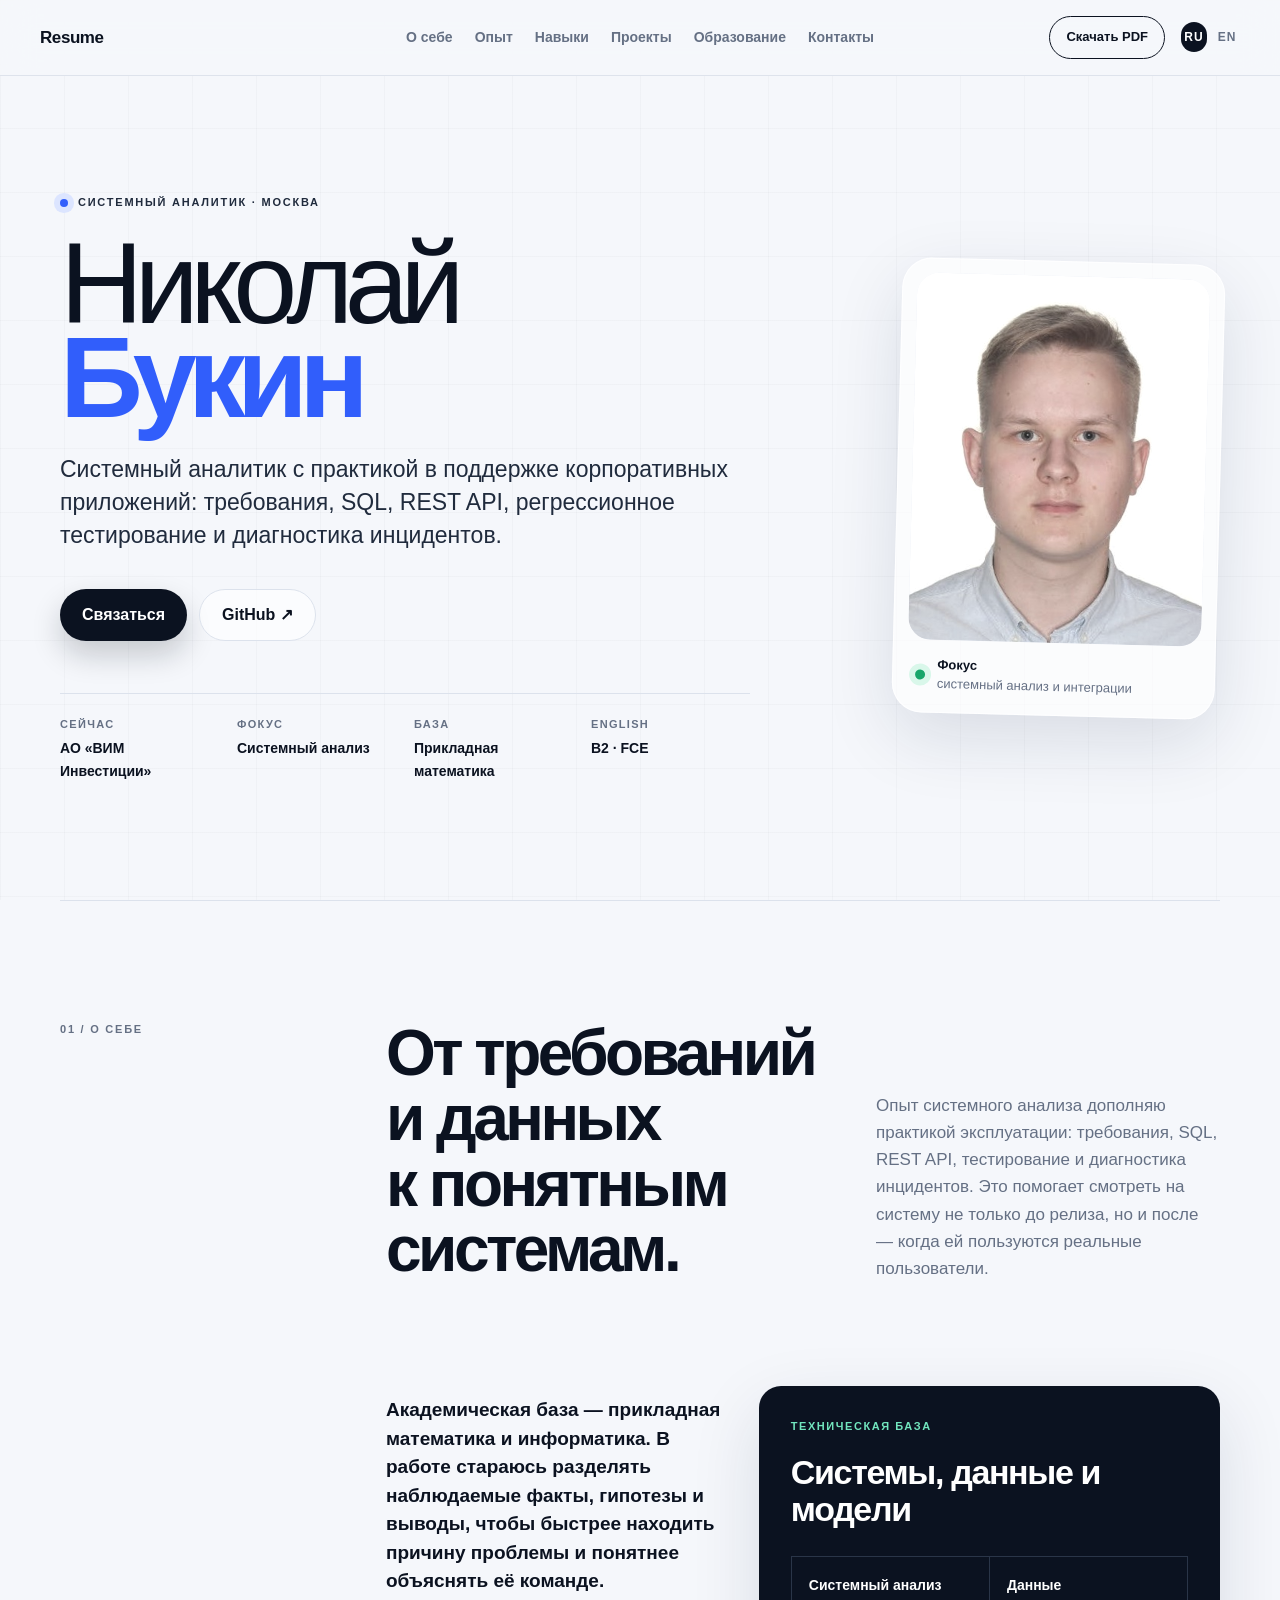
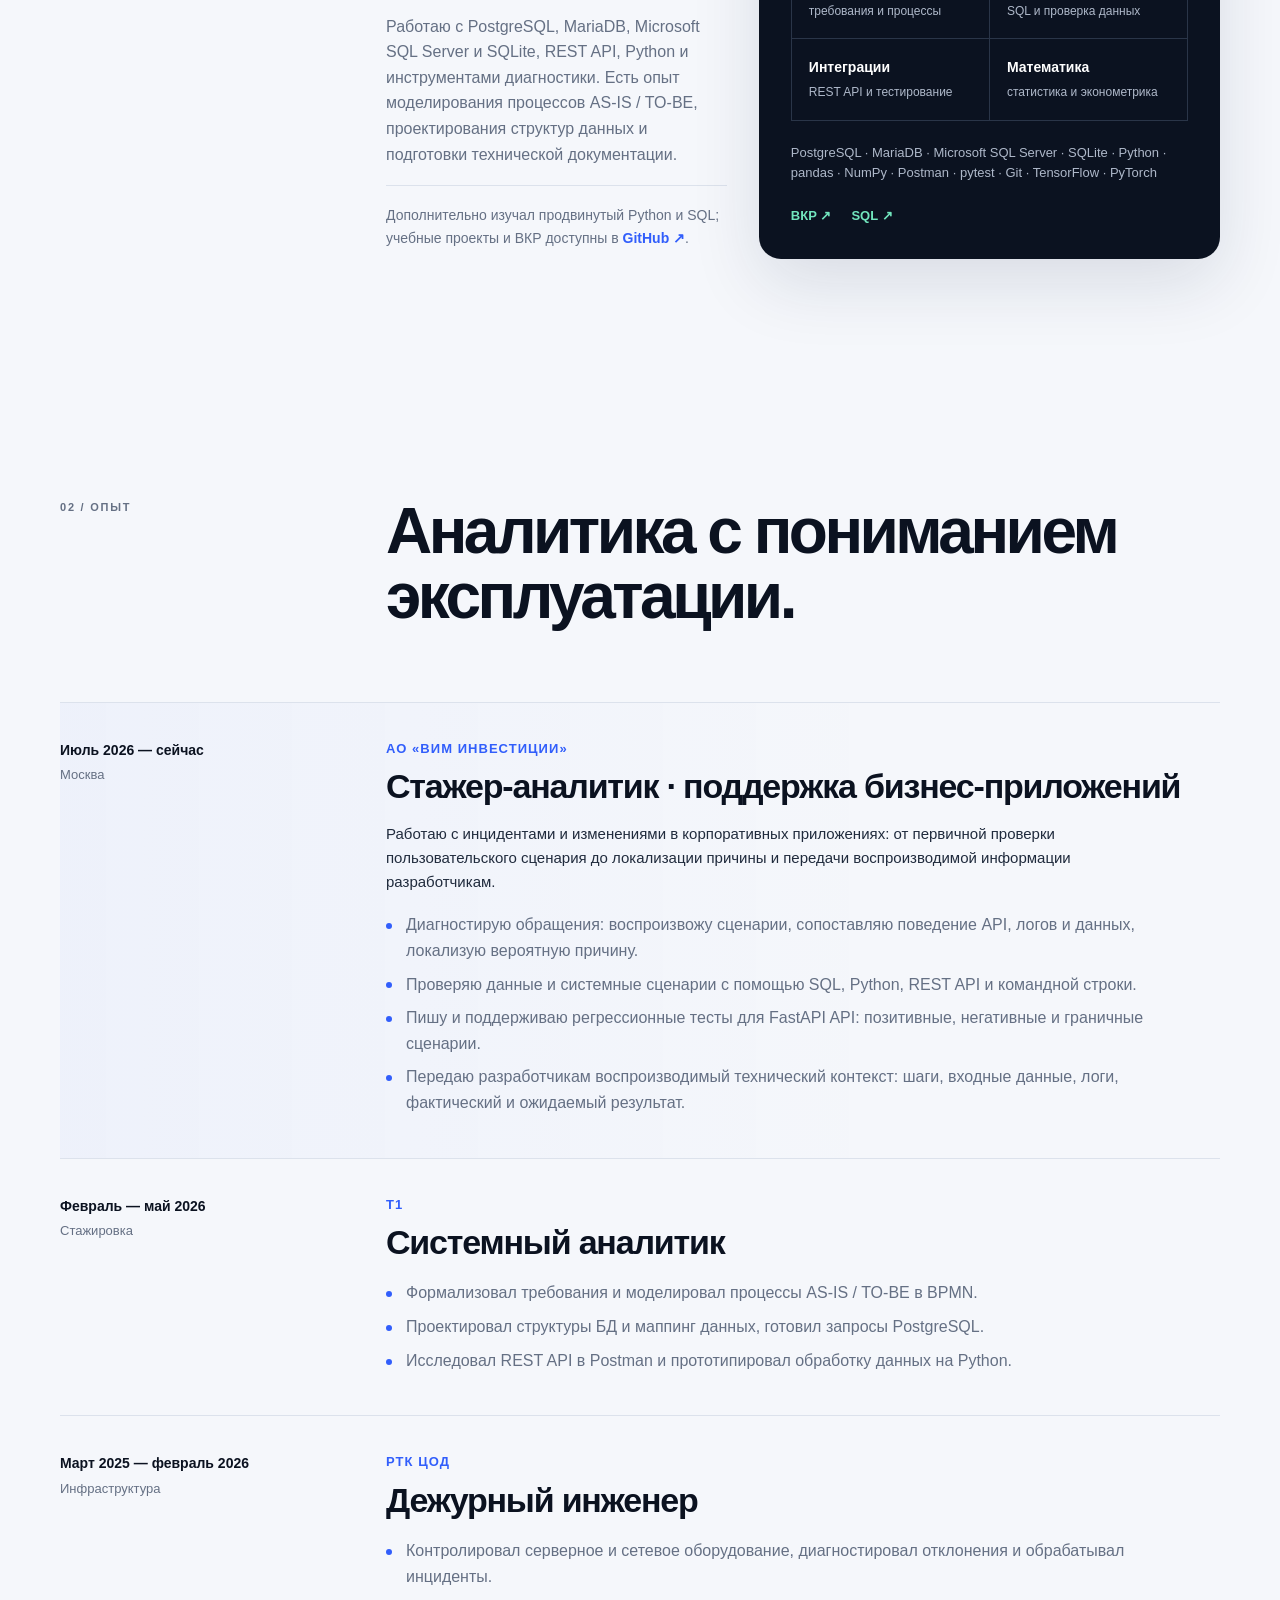
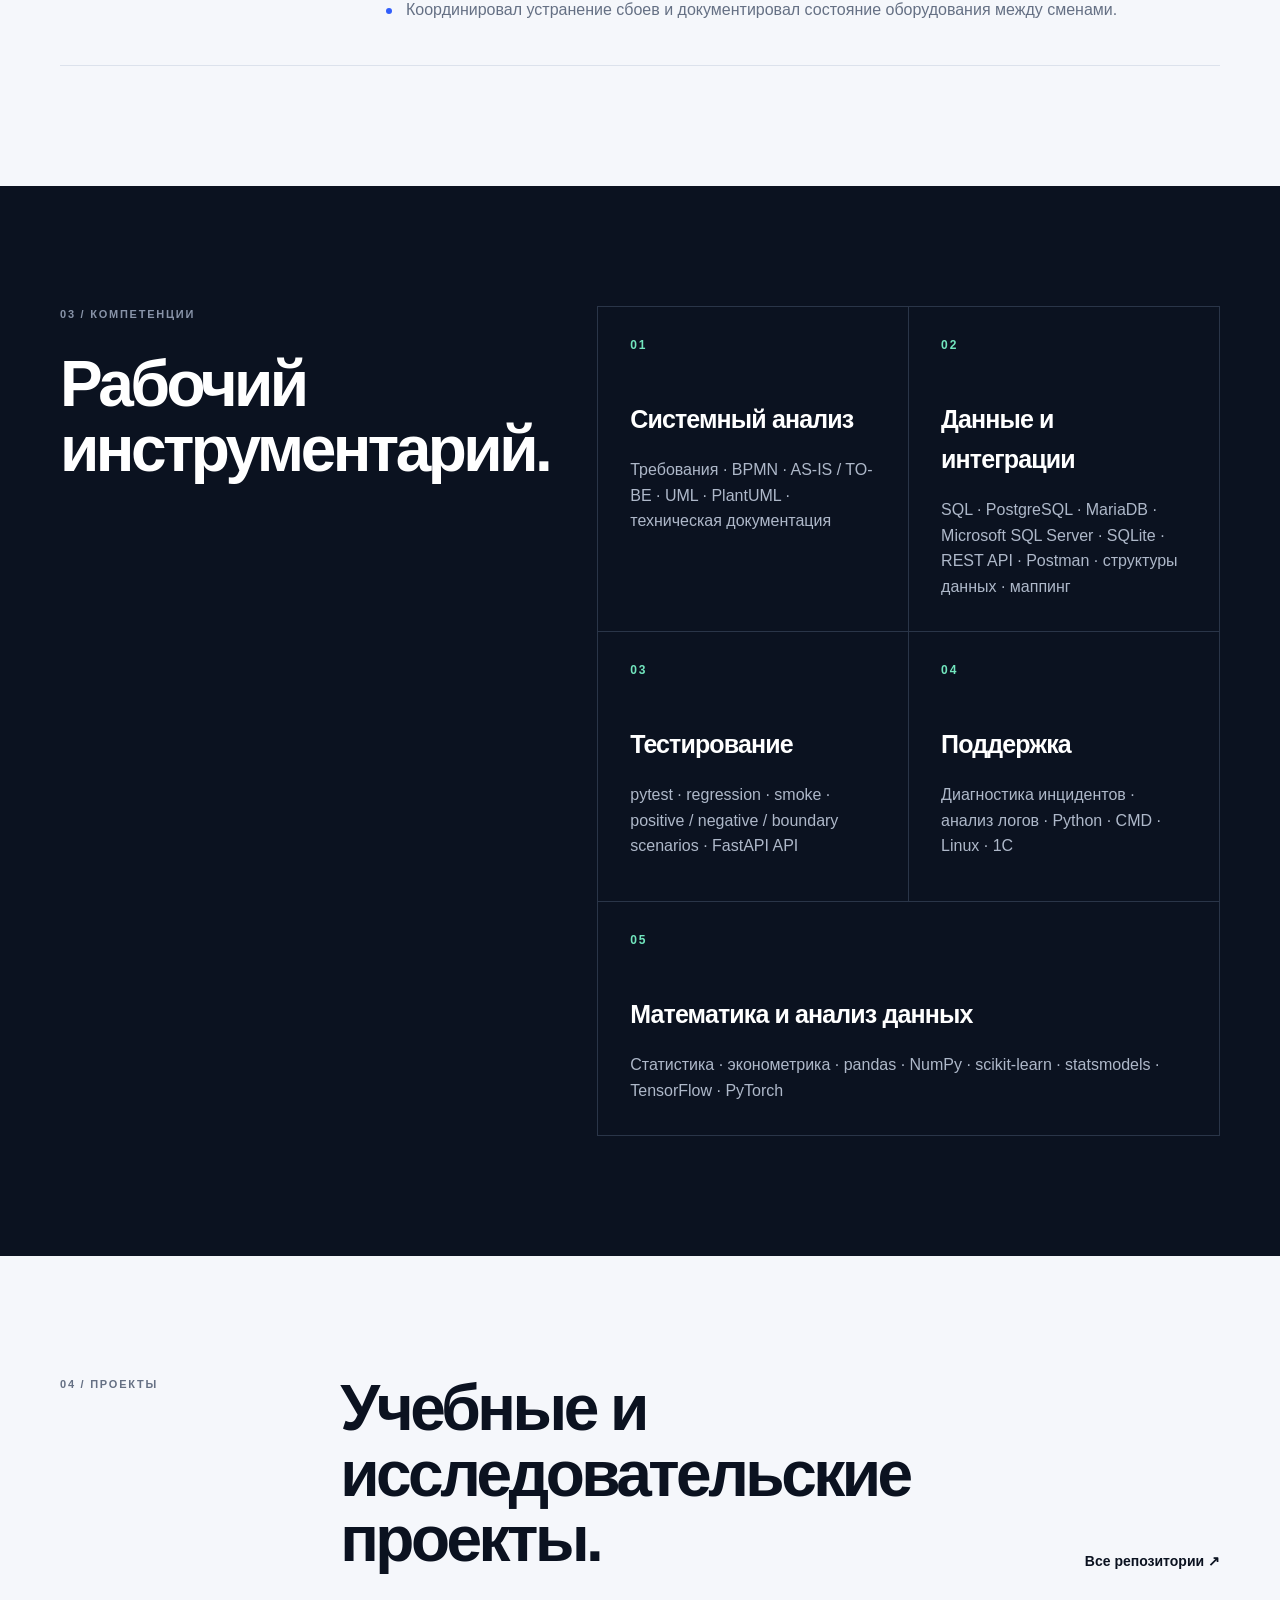
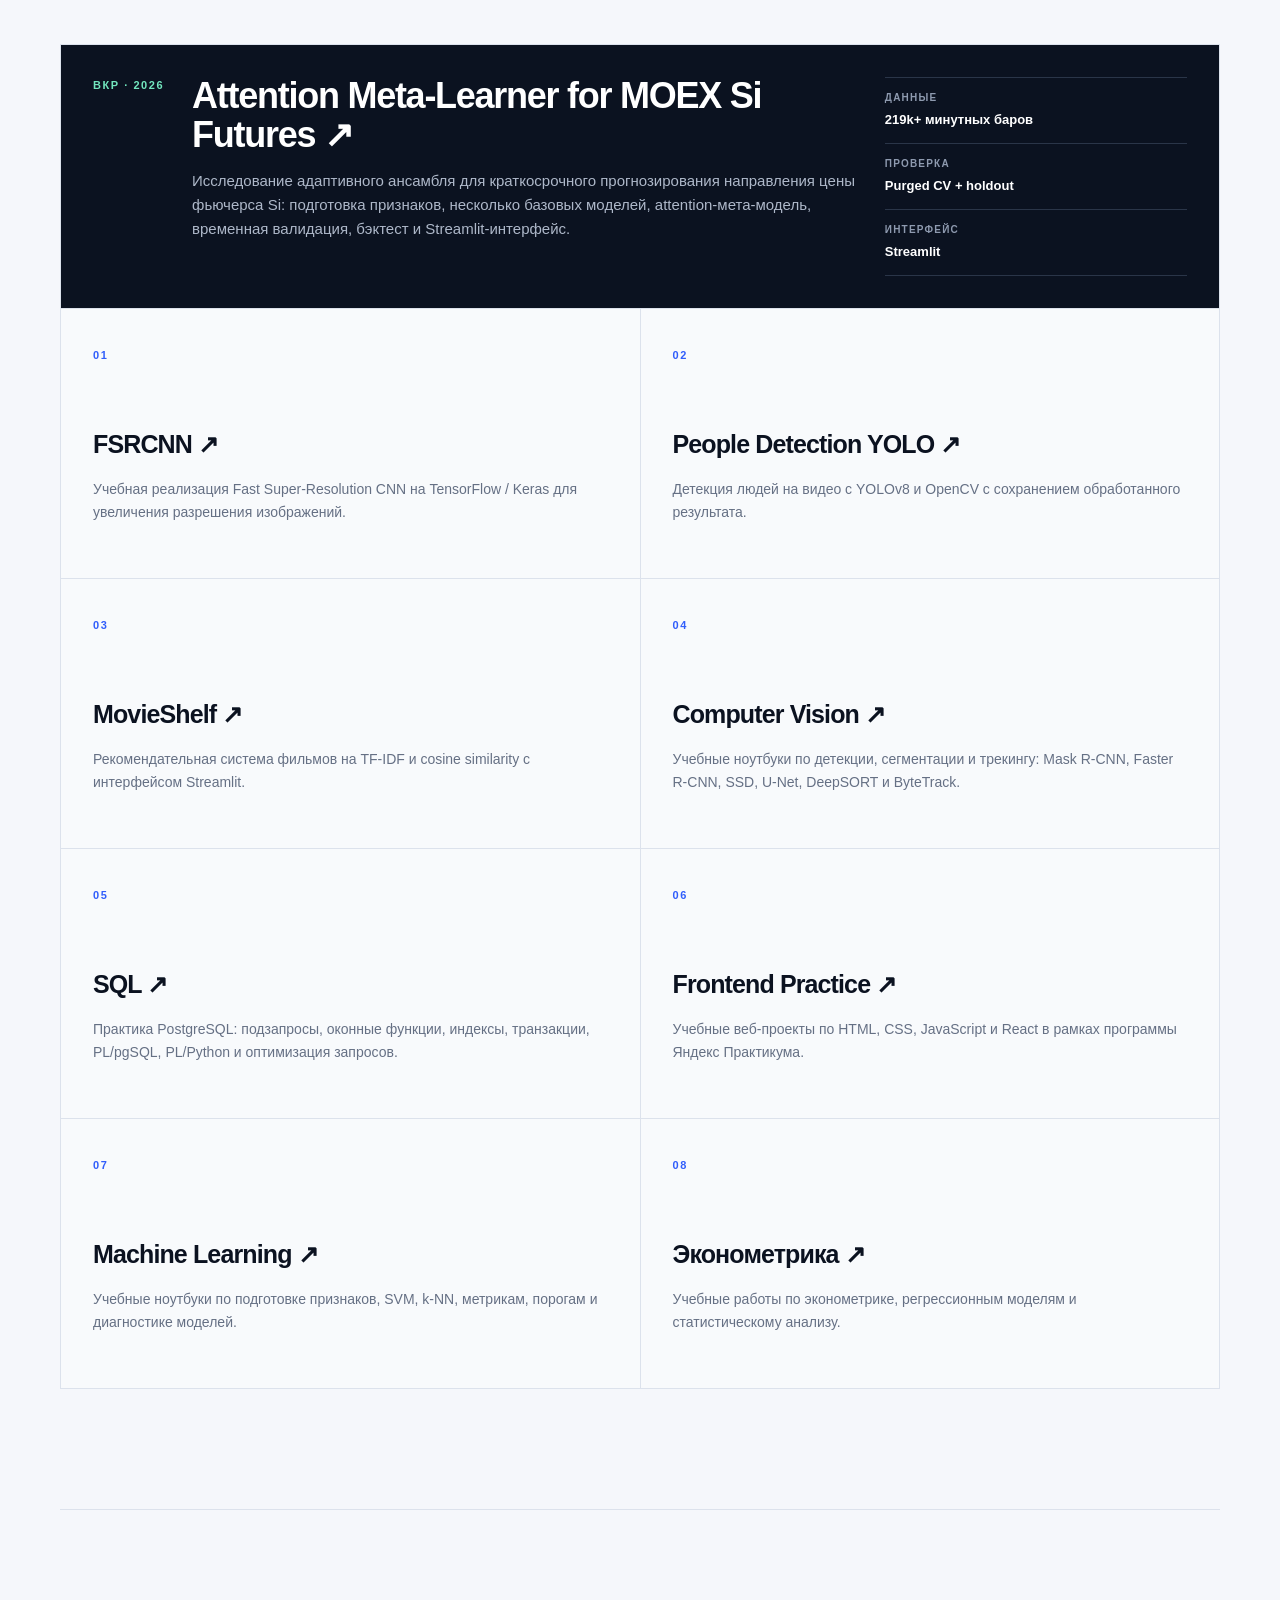
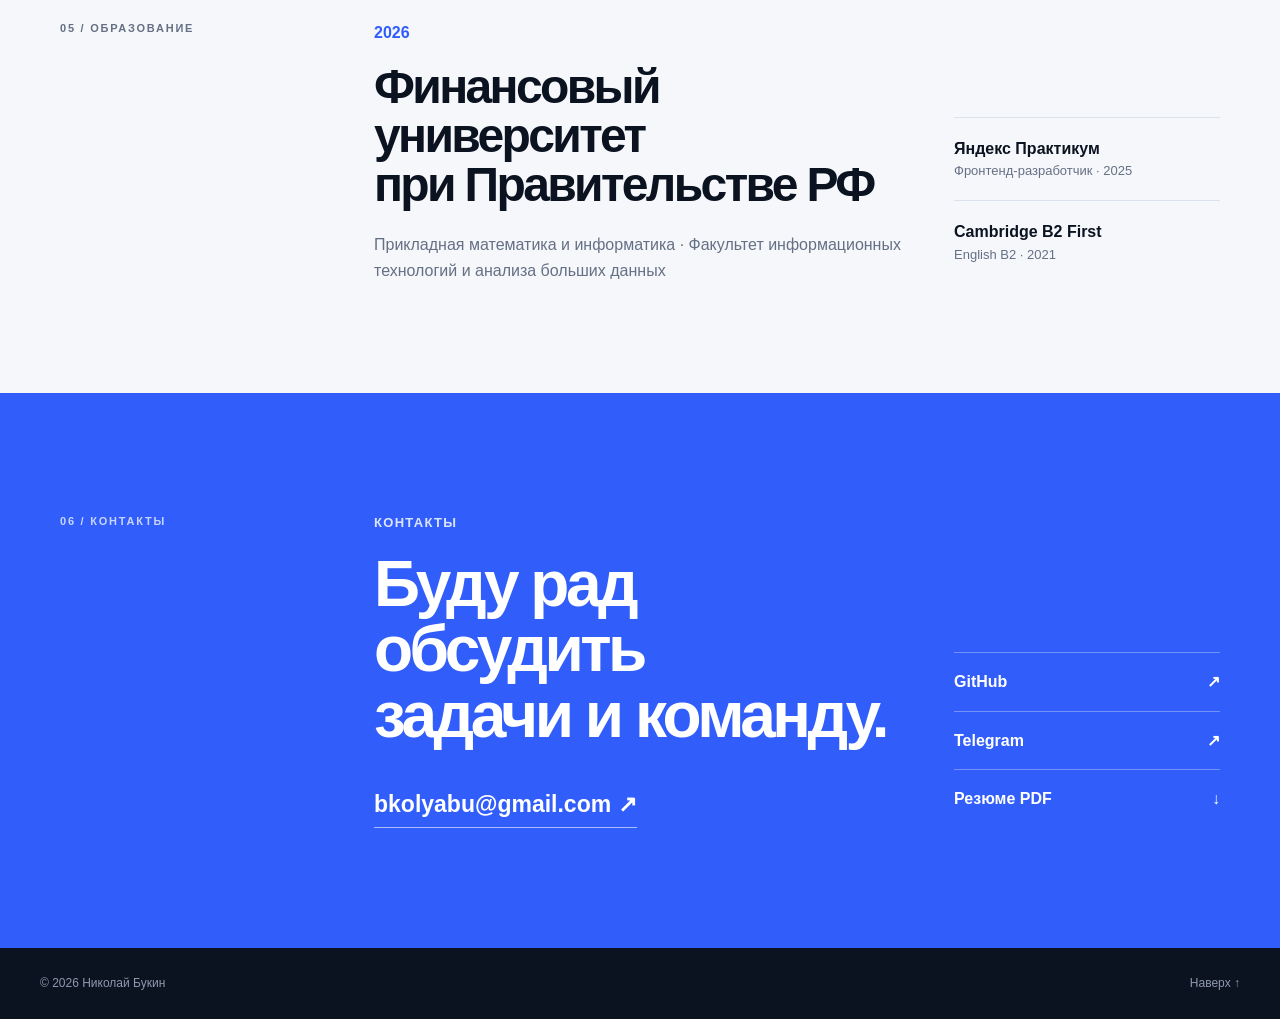
<file: index.html>
<!doctype html>
<html lang="ru">
<head>
  <meta charset="utf-8">
  <meta name="viewport" content="width=device-width, initial-scale=1">
  <meta name="description" content="Николай Букин — системный аналитик. Требования, SQL, REST API, Python, тестирование и поддержка бизнес-приложений.">
  <meta name="theme-color" content="#0b1220">
  <title>Николай Букин — системный аналитик</title>
  <link rel="stylesheet" href="assets/styles/portfolio-2026-v2.css">
  <link rel="icon" type="image/png" sizes="32x32" href="assets/img/favicon_io/favicon-32x32.png">
</head>
<body>
  <a class="skip-link" href="#main">Перейти к содержанию</a>

  <header class="site-header">
    <a class="brand-word" href="#top" aria-label="На главную">Resume</a>

    <nav class="site-nav" aria-label="Основная навигация">
      <a href="#about">О себе</a>
      <a href="#experience">Опыт</a>
      <a href="#skills">Навыки</a>
      <a href="#projects">Проекты</a>
      <a href="#education">Образование</a>
      <a href="#contact">Контакты</a>
    </nav>

    <div class="header-actions">
      <a class="header-cta resume-download" href="assets/docs/Nikolay-Bukin-CV.pdf" data-preferred="assets/docs/Nikolay-Bukin-CV-RU.pdf" data-ready-label="Скачать PDF" download>Скачать PDF</a>
      <div class="language-switch" aria-label="Выбор языка">
        <span class="is-active" aria-current="page">RU</span>
        <a href="en.html">EN</a>
      </div>
    </div>
  </header>

  <main id="main">
    <section class="hero section-shell" id="top">
      <div class="hero-copy">
        <p class="eyebrow"><span></span> Системный аналитик · Москва</p>
        <h1>Николай<br><strong>Букин</strong></h1>
        <p class="hero-lead">
          Системный аналитик с практикой в поддержке корпоративных приложений:
          требования, SQL, REST API, регрессионное тестирование и диагностика инцидентов.
        </p>
        <div class="hero-actions">
          <a class="button button-primary" href="mailto:bkolyabu@gmail.com">Связаться</a>
          <a class="button button-secondary" href="https://github.com/Boo4kin" target="_blank" rel="noreferrer">GitHub ↗</a>
        </div>
        <dl class="hero-facts" aria-label="Ключевая информация">
          <div><dt>Сейчас</dt><dd>АО «ВИМ Инвестиции»</dd></div>
          <div><dt>Фокус</dt><dd>Системный анализ</dd></div>
          <div><dt>База</dt><dd>Прикладная математика</dd></div>
          <div><dt>English</dt><dd>B2 · FCE</dd></div>
        </dl>
      </div>

      <aside class="portrait-card" aria-label="Профессиональный профиль">
        <div class="portrait-frame">
          <img src="assets/img/nikolay-bukin-profile.jpg" alt="Николай Букин" width="389" height="486">
        </div>
        <div class="portrait-note">
          <span class="status-dot" aria-hidden="true"></span>
          <p><strong>Фокус</strong><br>системный анализ и интеграции</p>
        </div>
      </aside>
    </section>

    <section class="statement section-shell" id="about" aria-labelledby="about-title">
      <p class="section-number">01 / О себе</p>
      <div class="statement-intro">
        <h2 id="about-title">От требований и данных<br>к понятным системам.</h2>
        <p>
          Опыт системного анализа дополняю практикой эксплуатации: требования, SQL, REST API,
          тестирование и диагностика инцидентов. Это помогает смотреть на систему не только
          до релиза, но и после — когда ей пользуются реальные пользователи.
        </p>
      </div>
      <div class="about-details">
        <div class="about-story">
          <p class="about-lead">
            Академическая база — прикладная математика и информатика. В работе стараюсь
            разделять наблюдаемые факты, гипотезы и выводы, чтобы быстрее находить причину
            проблемы и понятнее объяснять её команде.
          </p>
          <p>
            Работаю с PostgreSQL, MariaDB, Microsoft SQL Server и SQLite, REST API, Python и инструментами диагностики.
            Есть опыт моделирования процессов AS-IS / TO-BE, проектирования структур данных
            и подготовки технической документации.
          </p>
          <p class="about-proof">
            Дополнительно изучал продвинутый Python и SQL; учебные проекты и ВКР доступны в
            <a href="https://github.com/Boo4kin" target="_blank" rel="noreferrer">GitHub ↗</a>.
          </p>
        </div>

        <article class="math-profile" aria-labelledby="math-title">
          <p class="math-profile__label">Техническая база</p>
          <h3 id="math-title">Системы, данные и модели</h3>
          <div class="math-profile__grid">
            <div class="math-profile__item"><strong>Системный анализ</strong><span>требования и процессы</span></div>
            <div class="math-profile__item"><strong>Данные</strong><span>SQL и проверка данных</span></div>
            <div class="math-profile__item"><strong>Интеграции</strong><span>REST API и тестирование</span></div>
            <div class="math-profile__item"><strong>Математика</strong><span>статистика и эконометрика</span></div>
          </div>
          <p class="math-profile__tools">PostgreSQL · MariaDB · Microsoft SQL Server · SQLite · Python · pandas · NumPy · Postman · pytest · Git · TensorFlow · PyTorch</p>
          <div class="math-profile__links">
            <a href="https://github.com/Boo4kin/attention-meta-learner-moex" target="_blank" rel="noreferrer">ВКР ↗</a>
            <a href="https://github.com/Boo4kin/Boo4kin/tree/main/SQL" target="_blank" rel="noreferrer">SQL ↗</a>
          </div>
        </article>
      </div>
    </section>

    <section class="section-shell section-block" id="experience">
      <header class="section-heading">
        <p class="section-number">02 / Опыт</p>
        <h2>Аналитика с пониманием<br>эксплуатации.</h2>
      </header>

      <div class="timeline">
        <article class="timeline-item timeline-item--current">
          <div class="timeline-meta">
            <p>Июль 2026 — сейчас</p>
            <span>Москва</span>
          </div>
          <div class="timeline-content">
            <p class="company">АО «ВИМ Инвестиции»</p>
            <h3>Стажер-аналитик · поддержка бизнес-приложений</h3>
            <p class="experience-summary">
              Работаю с инцидентами и изменениями в корпоративных приложениях: от первичной
              проверки пользовательского сценария до локализации причины и передачи
              воспроизводимой информации разработчикам.
            </p>
            <ul>
              <li>Диагностирую обращения: воспроизвожу сценарии, сопоставляю поведение API, логов и данных, локализую вероятную причину.</li>
              <li>Проверяю данные и системные сценарии с помощью SQL, Python, REST API и командной строки.</li>
              <li>Пишу и поддерживаю регрессионные тесты для FastAPI API: позитивные, негативные и граничные сценарии.</li>
              <li>Передаю разработчикам воспроизводимый технический контекст: шаги, входные данные, логи, фактический и ожидаемый результат.</li>
            </ul>
          </div>
        </article>

        <article class="timeline-item">
          <div class="timeline-meta">
            <p>Февраль — май 2026</p>
            <span>Стажировка</span>
          </div>
          <div class="timeline-content">
            <p class="company">Т1</p>
            <h3>Системный аналитик</h3>
            <ul>
              <li>Формализовал требования и моделировал процессы AS-IS / TO-BE в BPMN.</li>
              <li>Проектировал структуры БД и маппинг данных, готовил запросы PostgreSQL.</li>
              <li>Исследовал REST API в Postman и прототипировал обработку данных на Python.</li>
            </ul>
          </div>
        </article>

        <article class="timeline-item">
          <div class="timeline-meta">
            <p>Март 2025 — февраль 2026</p>
            <span>Инфраструктура</span>
          </div>
          <div class="timeline-content">
            <p class="company">РТК ЦОД</p>
            <h3>Дежурный инженер</h3>
            <ul>
              <li>Контролировал серверное и сетевое оборудование, диагностировал отклонения и обрабатывал инциденты.</li>
              <li>Координировал устранение сбоев и документировал состояние оборудования между сменами.</li>
            </ul>
          </div>
        </article>
      </div>
    </section>

    <section class="skills-band" id="skills">
      <div class="section-shell skills-layout">
        <header class="section-heading light">
          <p class="section-number">03 / Компетенции</p>
          <h2>Рабочий<br>инструментарий.</h2>
        </header>
        <div class="skill-groups">
          <article><p>01</p><h3>Системный анализ</h3><span>Требования · BPMN · AS-IS / TO-BE · UML · PlantUML · техническая документация</span></article>
          <article><p>02</p><h3>Данные и интеграции</h3><span>SQL · PostgreSQL · MariaDB · Microsoft SQL Server · SQLite · REST API · Postman · структуры данных · маппинг</span></article>
          <article><p>03</p><h3>Тестирование</h3><span>pytest · regression · smoke · positive / negative / boundary scenarios · FastAPI API</span></article>
          <article><p>04</p><h3>Поддержка</h3><span>Диагностика инцидентов · анализ логов · Python · CMD · Linux · 1С</span></article>
          <article class="skill-math"><p>05</p><h3>Математика и анализ данных</h3><span>Статистика · эконометрика · pandas · NumPy · scikit-learn · statsmodels · TensorFlow · PyTorch</span></article>
        </div>
      </div>
    </section>

    <section class="section-shell section-block" id="projects">
      <header class="section-heading projects-heading">
        <div>
          <p class="section-number">04 / Проекты</p>
          <h2>Учебные и исследовательские<br>проекты.</h2>
        </div>
        <a class="text-link" href="https://github.com/Boo4kin?tab=repositories" target="_blank" rel="noreferrer">Все репозитории ↗</a>
      </header>

      <div class="projects-grid">
        <article class="project-card project-card--featured">
          <span>ВКР · 2026</span>
          <div>
            <h3><a href="https://github.com/Boo4kin/attention-meta-learner-moex" target="_blank" rel="noreferrer">Attention Meta-Learner for MOEX Si Futures ↗</a></h3>
            <p>Исследование адаптивного ансамбля для краткосрочного прогнозирования направления цены фьючерса Si: подготовка признаков, несколько базовых моделей, attention-мета-модель, временная валидация, бэктест и Streamlit-интерфейс.</p>
          </div>
          <dl class="project-metrics">
            <div><dt>Данные</dt><dd>219k+ минутных баров</dd></div>
            <div><dt>Проверка</dt><dd>Purged CV + holdout</dd></div>
            <div><dt>Интерфейс</dt><dd>Streamlit</dd></div>
          </dl>
        </article>

        <article class="project-card"><span>01</span><h3><a href="https://github.com/Boo4kin/FSRCNN-ML" target="_blank" rel="noreferrer">FSRCNN ↗</a></h3><p>Учебная реализация Fast Super-Resolution CNN на TensorFlow / Keras для увеличения разрешения изображений.</p></article>
        <article class="project-card"><span>02</span><h3><a href="https://github.com/Boo4kin/people-detection-yolo" target="_blank" rel="noreferrer">People Detection YOLO ↗</a></h3><p>Детекция людей на видео с YOLOv8 и OpenCV с сохранением обработанного результата.</p></article>
        <article class="project-card"><span>03</span><h3><a href="https://github.com/Boo4kin/Movieshelf" target="_blank" rel="noreferrer">MovieShelf ↗</a></h3><p>Рекомендательная система фильмов на TF-IDF и cosine similarity с интерфейсом Streamlit.</p></article>
        <article class="project-card"><span>04</span><h3><a href="https://github.com/Boo4kin/Boo4kin/tree/main/Computer%20Vision" target="_blank" rel="noreferrer">Computer Vision ↗</a></h3><p>Учебные ноутбуки по детекции, сегментации и трекингу: Mask R-CNN, Faster R-CNN, SSD, U-Net, DeepSORT и ByteTrack.</p></article>
        <article class="project-card"><span>05</span><h3><a href="https://github.com/Boo4kin/Boo4kin/tree/main/SQL" target="_blank" rel="noreferrer">SQL ↗</a></h3><p>Практика PostgreSQL: подзапросы, оконные функции, индексы, транзакции, PL/pgSQL, PL/Python и оптимизация запросов.</p></article>
        <article class="project-card"><span>06</span><h3><a href="https://github.com/Boo4kin/ya-practice-frontend" target="_blank" rel="noreferrer">Frontend Practice ↗</a></h3><p>Учебные веб-проекты по HTML, CSS, JavaScript и React в рамках программы Яндекс Практикума.</p></article>
        <article class="project-card"><span>07</span><h3><a href="https://github.com/Boo4kin/Boo4kin/tree/main/ML" target="_blank" rel="noreferrer">Machine Learning ↗</a></h3><p>Учебные ноутбуки по подготовке признаков, SVM, k-NN, метрикам, порогам и диагностике моделей.</p></article>
        <article class="project-card"><span>08</span><h3><a href="https://github.com/Boo4kin/Boo4kin/tree/main/%D0%AD%D0%BA%D0%BE%D0%BD%D0%BE%D0%BC%D0%B5%D1%82%D1%80%D0%B8%D0%BA%D0%B0" target="_blank" rel="noreferrer">Эконометрика ↗</a></h3><p>Учебные работы по эконометрике, регрессионным моделям и статистическому анализу.</p></article>
      </div>
    </section>

    <section class="section-shell credentials" id="education">
      <p class="section-number">05 / Образование</p>
      <div class="credential-main">
        <p>2026</p>
        <h2>Финансовый университет<br>при Правительстве РФ</h2>
        <span>Прикладная математика и информатика · Факультет информационных технологий и анализа больших данных</span>
      </div>
      <div class="credential-list">
        <p><strong>Яндекс Практикум</strong><span>Фронтенд-разработчик · 2025</span></p>
        <p><strong>Cambridge B2 First</strong><span>English B2 · 2021</span></p>
      </div>
    </section>

    <section class="contact-band" id="contact">
      <div class="section-shell contact-layout">
        <p class="section-number">06 / Контакты</p>
        <div>
          <p class="contact-kicker">Контакты</p>
          <h2>Буду рад обсудить<br>задачи и команду.</h2>
          <a class="contact-email" href="mailto:bkolyabu@gmail.com">bkolyabu@gmail.com ↗</a>
        </div>
        <div class="contact-links">
          <a href="https://github.com/Boo4kin" target="_blank" rel="noreferrer">GitHub <span>↗</span></a>
          <a href="https://t.me/Boo4kin" target="_blank" rel="noreferrer">Telegram <span>↗</span></a>
          <a class="resume-download" href="assets/docs/Nikolay-Bukin-CV.pdf" data-preferred="assets/docs/Nikolay-Bukin-CV-RU.pdf" data-ready-label="Резюме PDF" download>Резюме PDF <span>↓</span></a>
        </div>
      </div>
    </section>
  </main>

  <footer class="site-footer">
    <p>© 2026 Николай Букин</p>
    <a href="#top">Наверх ↑</a>
  </footer>
  <script src="assets/scripts/resume-links.js" defer></script>
</body>
</html>
</file>
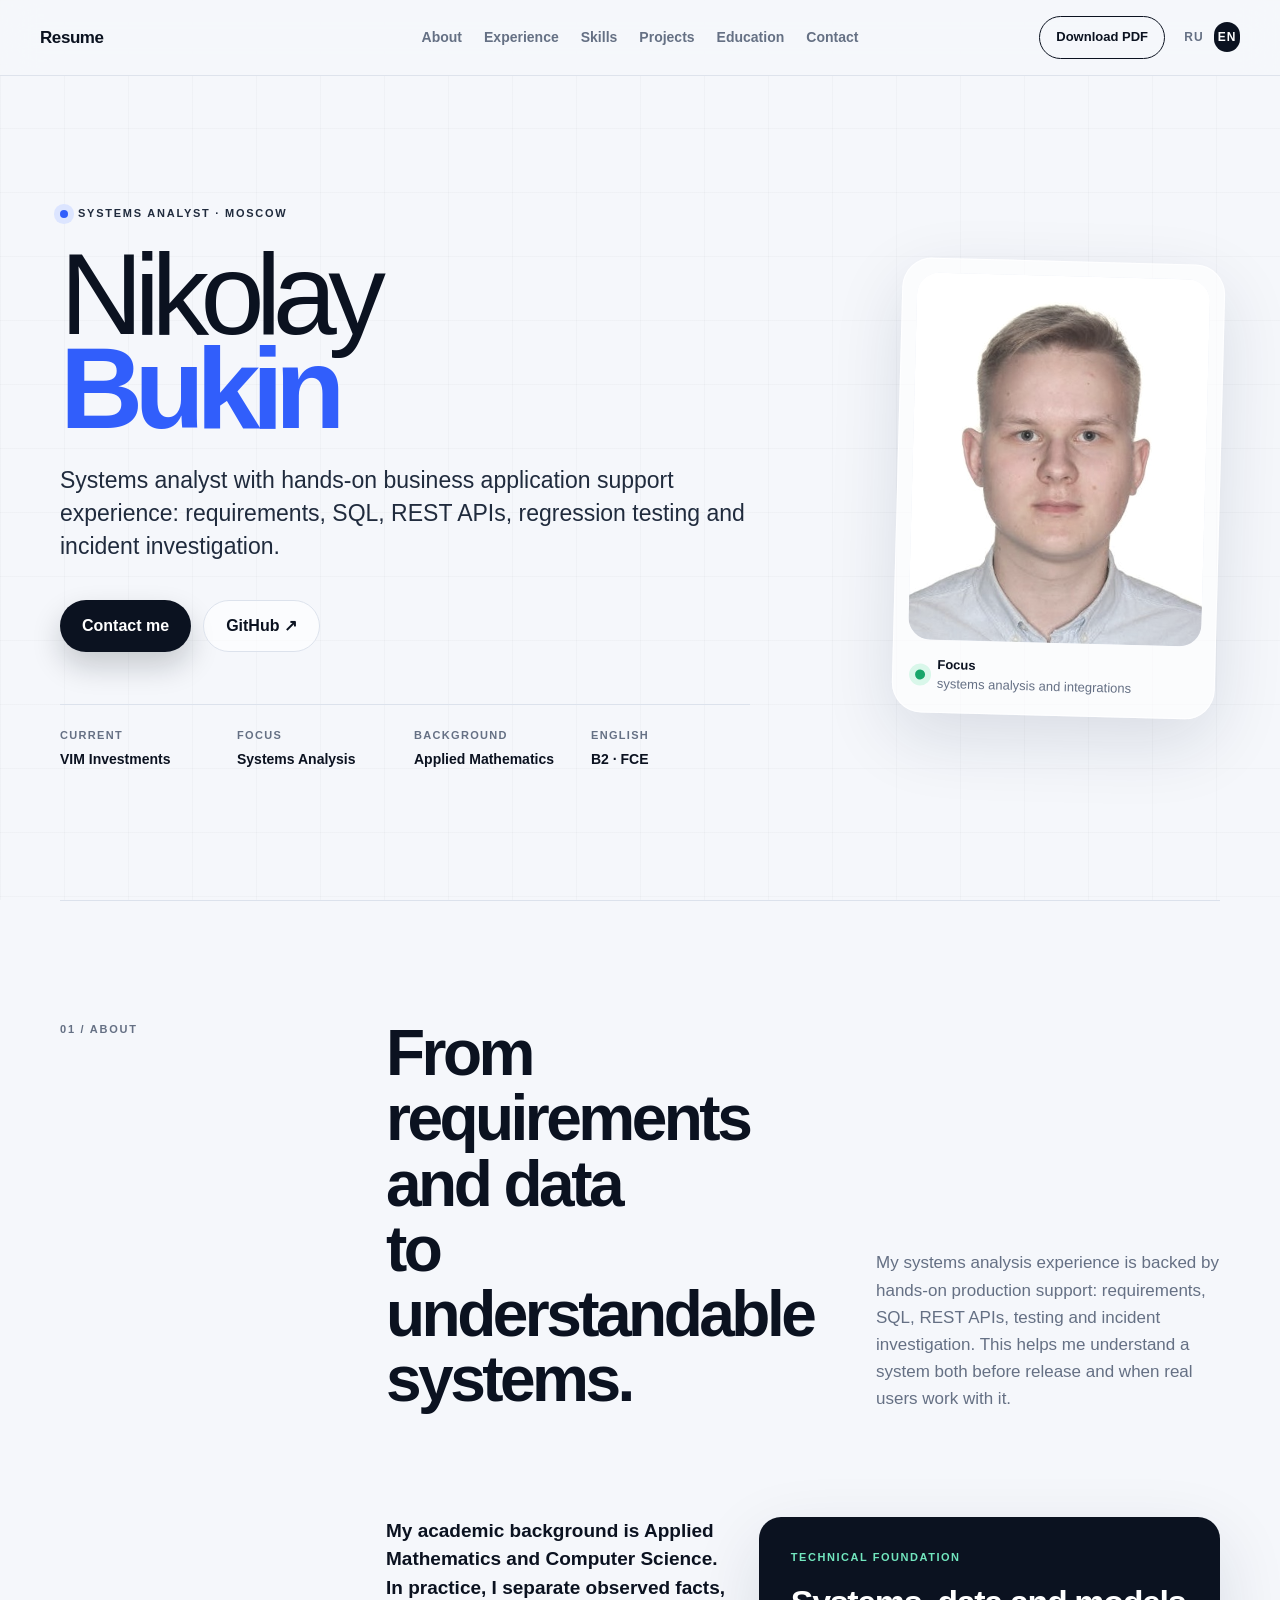
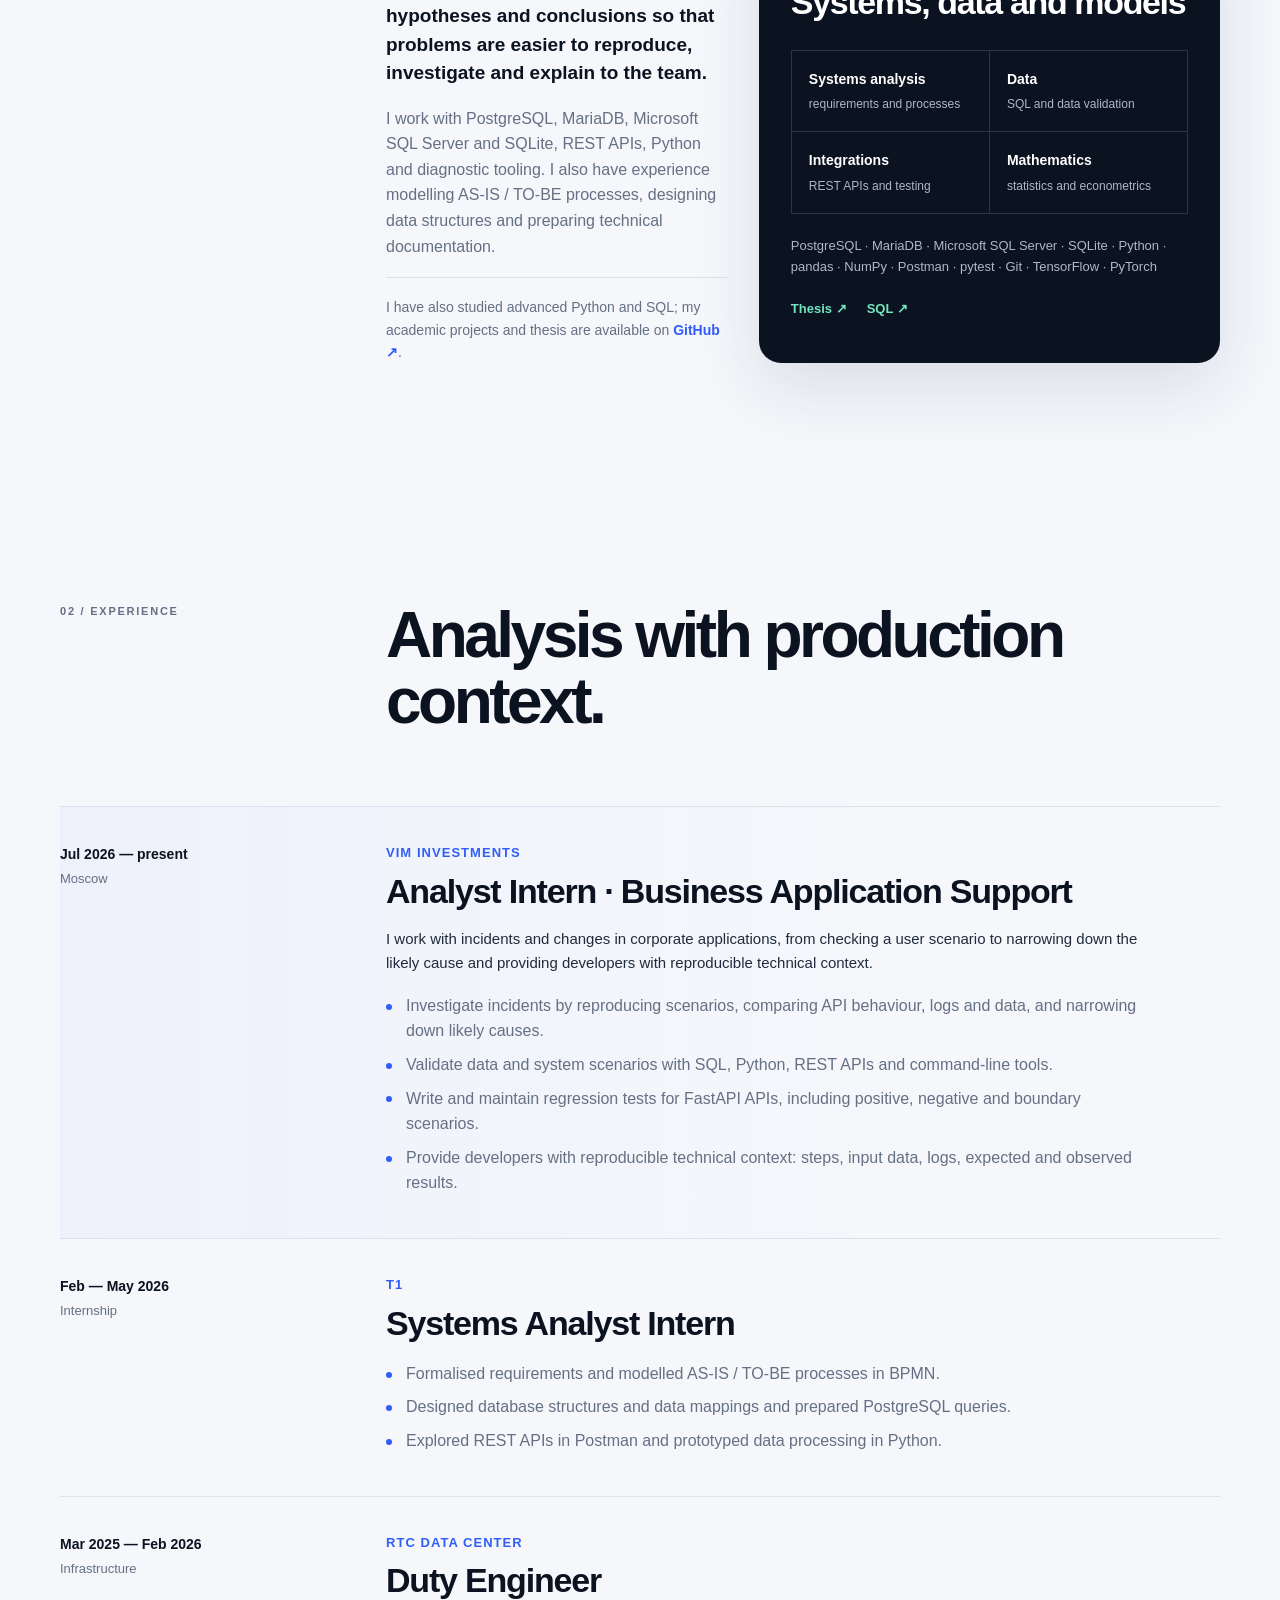
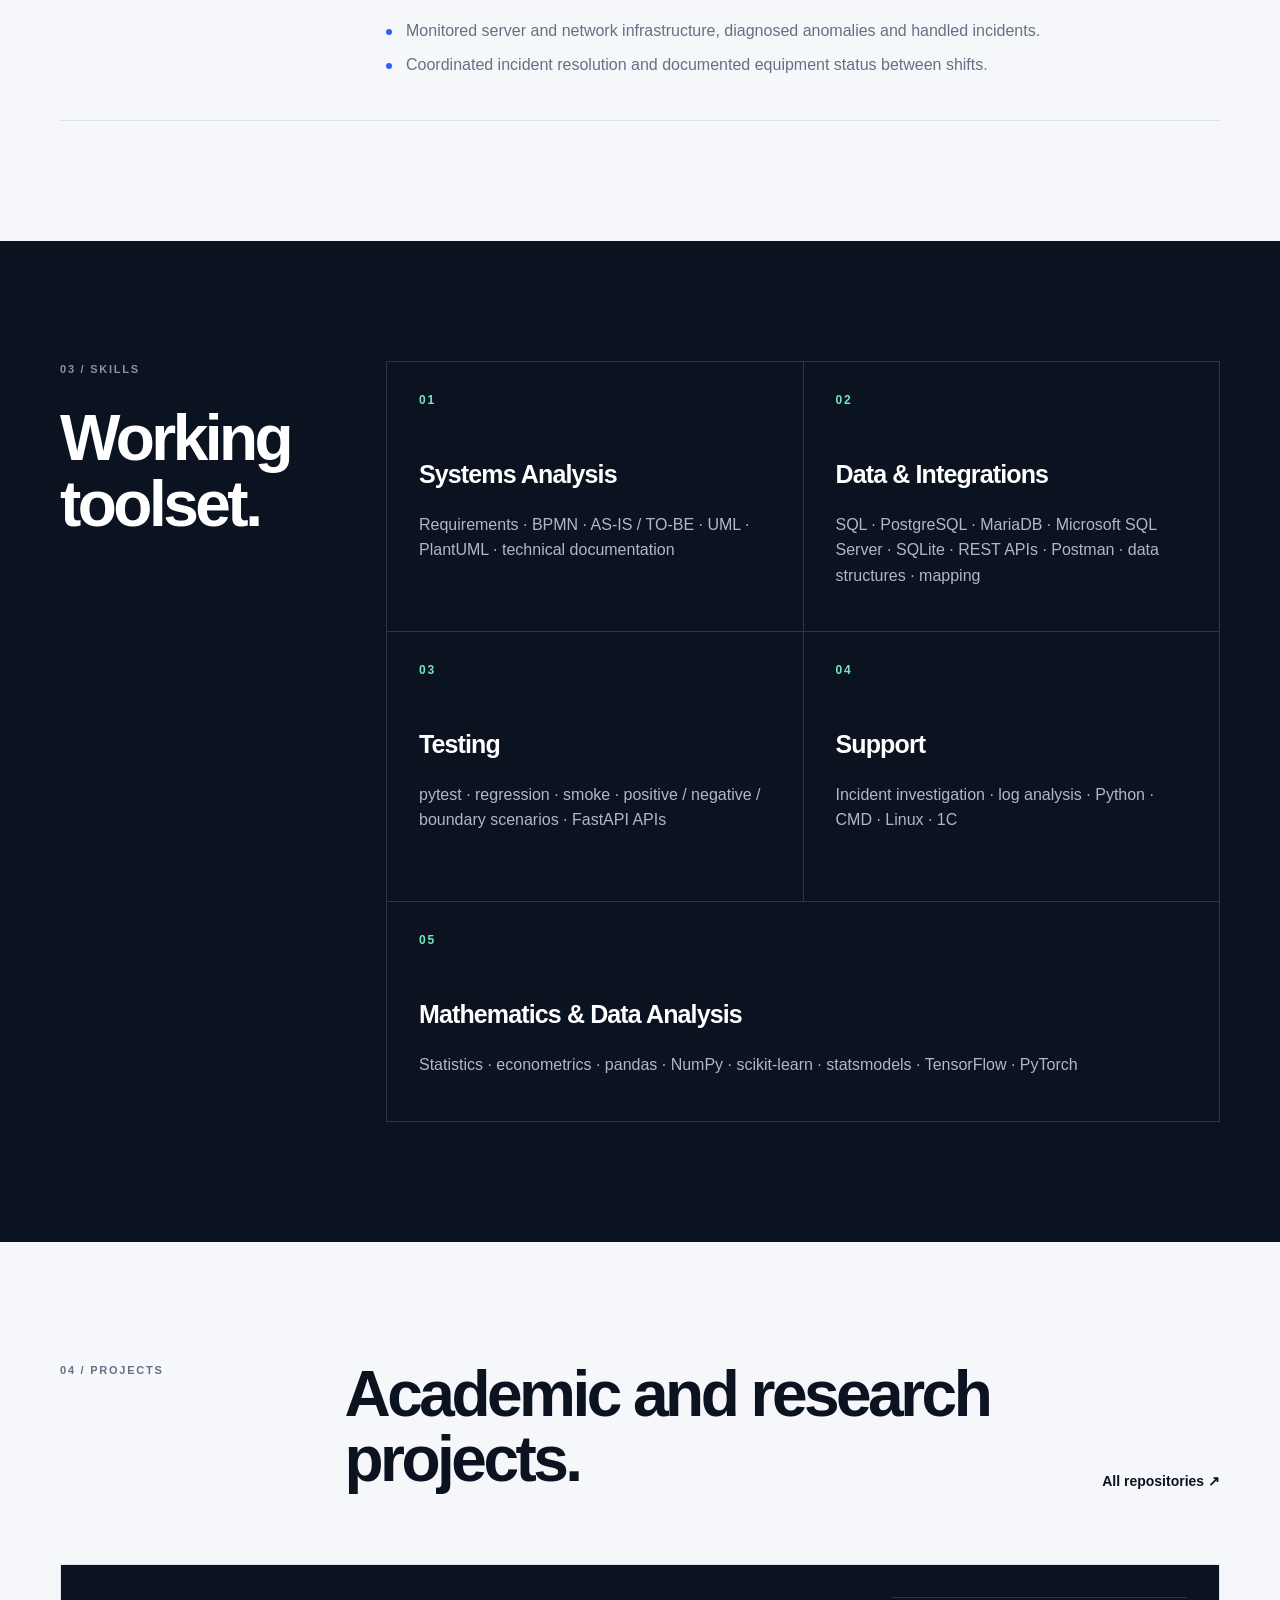
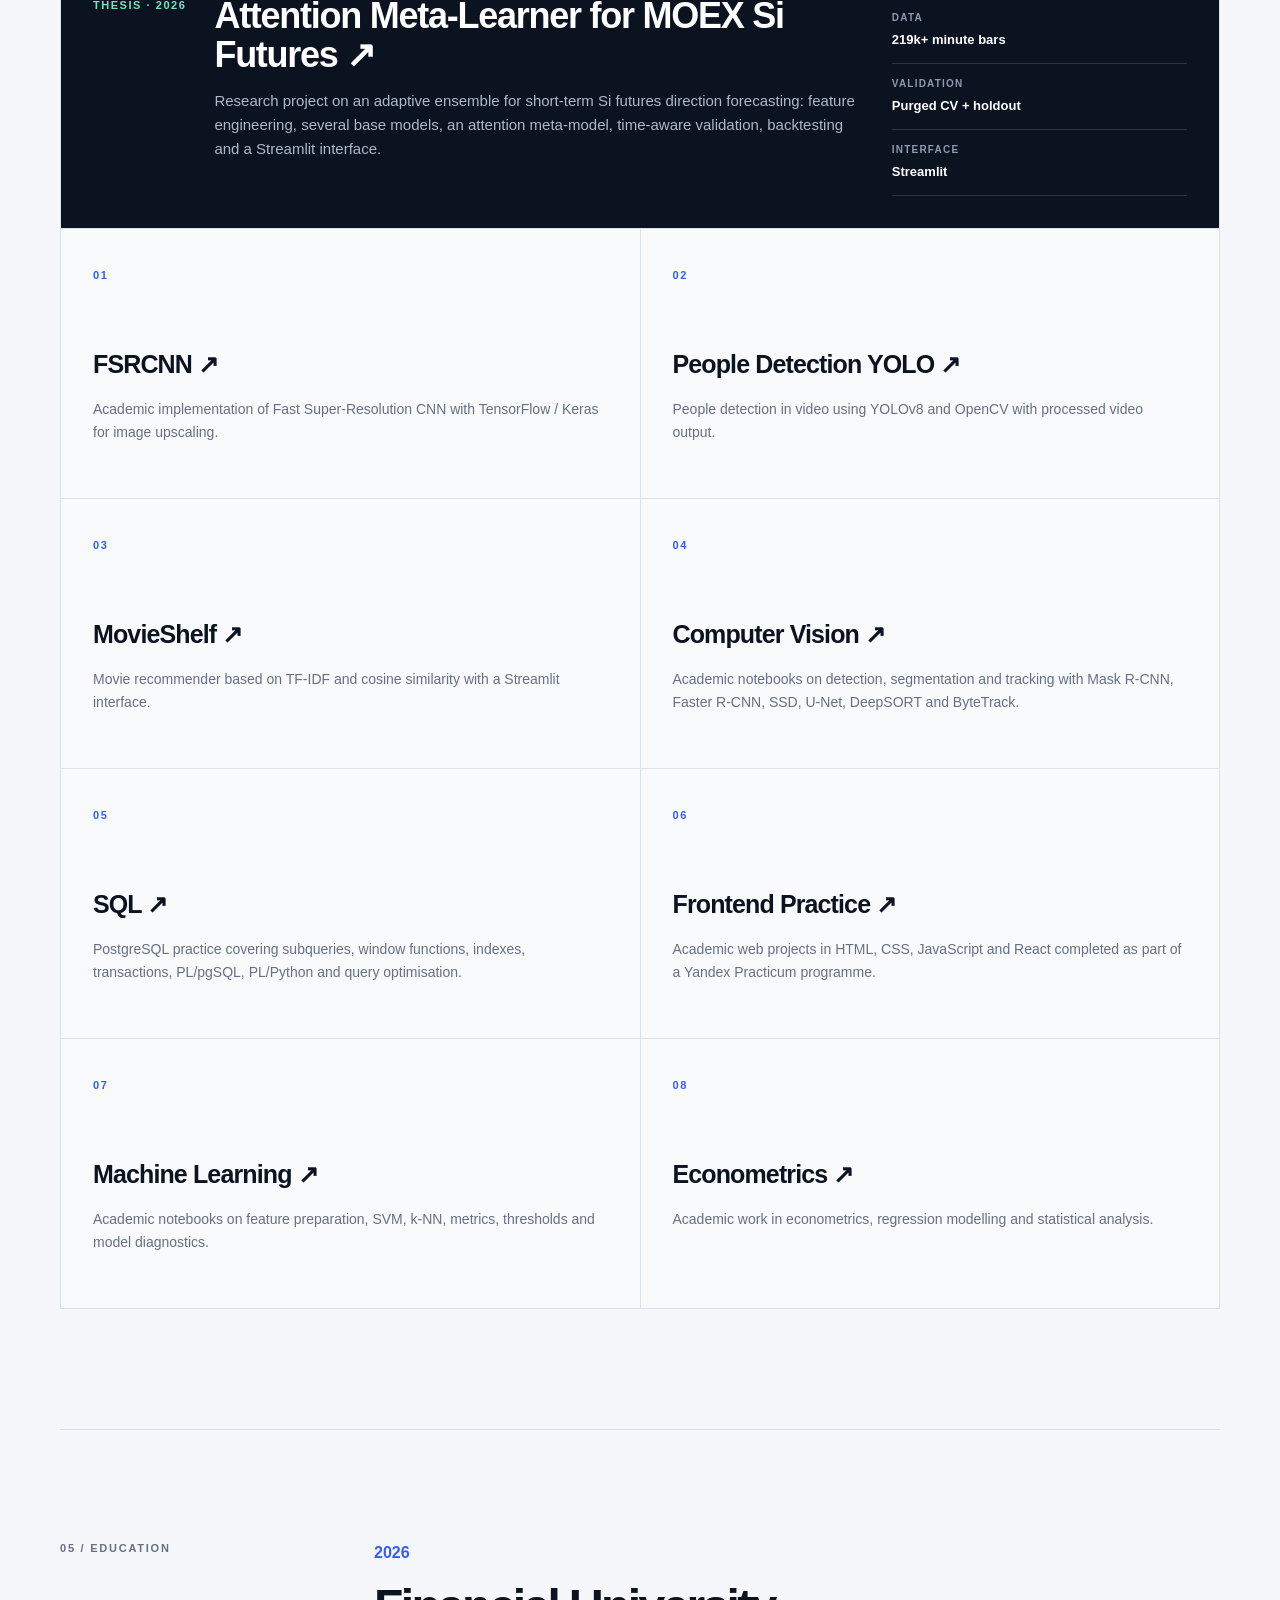
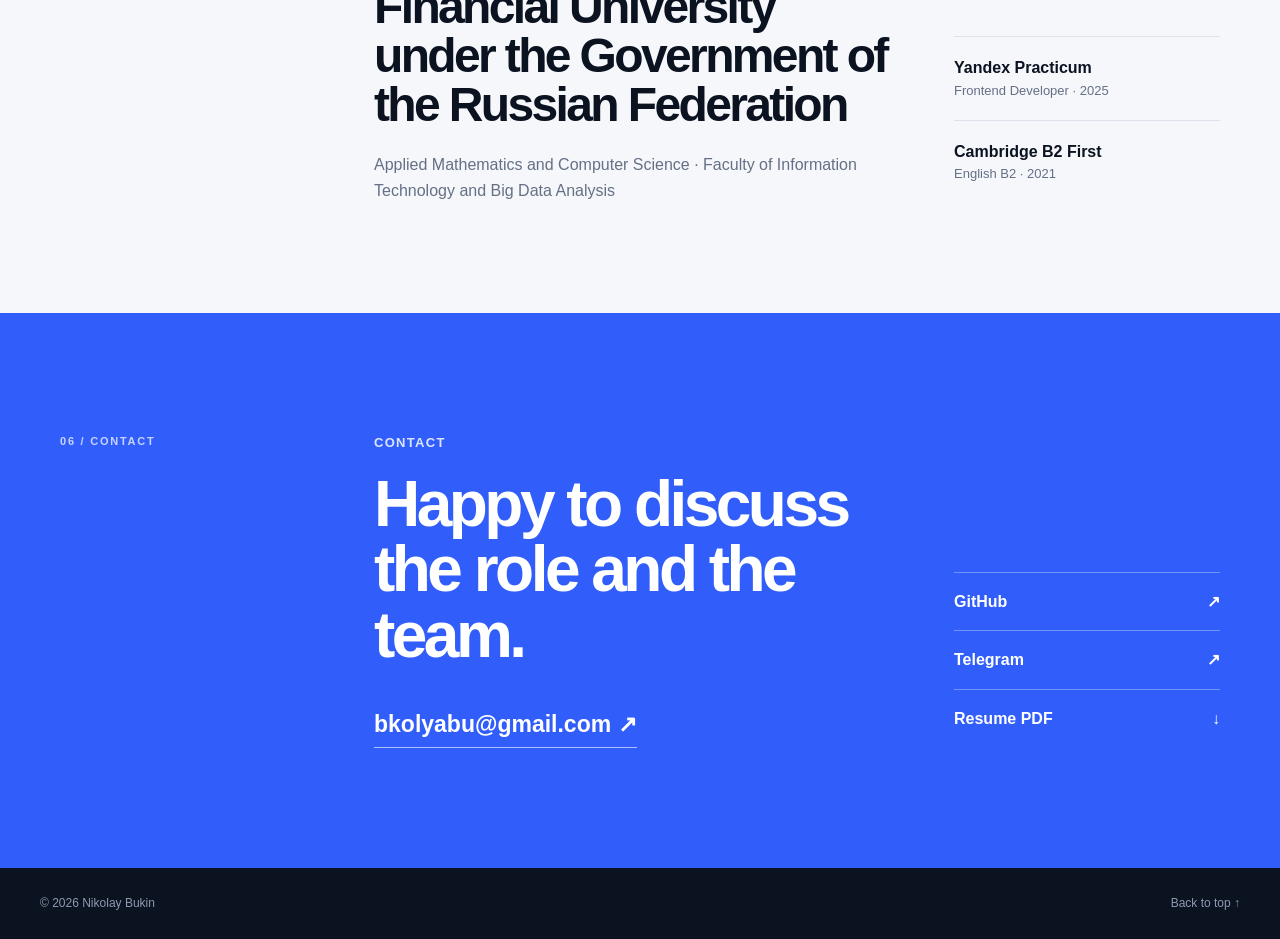
<file: en.html>
<!doctype html>
<html lang="en">
<head>
  <meta charset="utf-8">
  <meta name="viewport" content="width=device-width, initial-scale=1">
  <meta name="description" content="Nikolay Bukin — systems analyst working with requirements, SQL, REST APIs, Python, testing and business application support.">
  <meta name="theme-color" content="#0b1220">
  <title>Nikolay Bukin — Systems Analyst</title>
  <link rel="stylesheet" href="assets/styles/portfolio-2026-v2.css">
  <link rel="icon" type="image/png" sizes="32x32" href="assets/img/favicon_io/favicon-32x32.png">
</head>
<body>
  <a class="skip-link" href="#main">Skip to content</a>

  <header class="site-header">
    <a class="brand-word" href="#top" aria-label="Home">Resume</a>

    <nav class="site-nav" aria-label="Main navigation">
      <a href="#about">About</a>
      <a href="#experience">Experience</a>
      <a href="#skills">Skills</a>
      <a href="#projects">Projects</a>
      <a href="#education">Education</a>
      <a href="#contact">Contact</a>
    </nav>

    <div class="header-actions">
      <a class="header-cta resume-download" href="assets/docs/Nikolay-Bukin-CV.pdf" data-preferred="assets/docs/Nikolay-Bukin-CV-EN.pdf" data-ready-label="Download PDF" download>PDF (RU)</a>
      <div class="language-switch" aria-label="Language">
        <a href="index.html">RU</a>
        <span class="is-active" aria-current="page">EN</span>
      </div>
    </div>
  </header>

  <main id="main">
    <section class="hero section-shell" id="top">
      <div class="hero-copy">
        <p class="eyebrow"><span></span> Systems Analyst · Moscow</p>
        <h1>Nikolay<br><strong>Bukin</strong></h1>
        <p class="hero-lead">
          Systems analyst with hands-on business application support experience:
          requirements, SQL, REST APIs, regression testing and incident investigation.
        </p>
        <div class="hero-actions">
          <a class="button button-primary" href="mailto:bkolyabu@gmail.com">Contact me</a>
          <a class="button button-secondary" href="https://github.com/Boo4kin" target="_blank" rel="noreferrer">GitHub ↗</a>
        </div>
        <dl class="hero-facts" aria-label="Key information">
          <div><dt>Current</dt><dd>VIM Investments</dd></div>
          <div><dt>Focus</dt><dd>Systems Analysis</dd></div>
          <div><dt>Background</dt><dd>Applied Mathematics</dd></div>
          <div><dt>English</dt><dd>B2 · FCE</dd></div>
        </dl>
      </div>

      <aside class="portrait-card" aria-label="Professional profile">
        <div class="portrait-frame">
          <img src="assets/img/nikolay-bukin-profile.jpg" alt="Nikolay Bukin" width="389" height="486">
        </div>
        <div class="portrait-note">
          <span class="status-dot" aria-hidden="true"></span>
          <p><strong>Focus</strong><br>systems analysis and integrations</p>
        </div>
      </aside>
    </section>

    <section class="statement section-shell" id="about" aria-labelledby="about-title">
      <p class="section-number">01 / About</p>
      <div class="statement-intro">
        <h2 id="about-title">From requirements and data<br>to understandable systems.</h2>
        <p>
          My systems analysis experience is backed by hands-on production support:
          requirements, SQL, REST APIs, testing and incident investigation. This helps me
          understand a system both before release and when real users work with it.
        </p>
      </div>
      <div class="about-details">
        <div class="about-story">
          <p class="about-lead">
            My academic background is Applied Mathematics and Computer Science. In practice,
            I separate observed facts, hypotheses and conclusions so that problems are easier
            to reproduce, investigate and explain to the team.
          </p>
          <p>
            I work with PostgreSQL, MariaDB, Microsoft SQL Server and SQLite, REST APIs, Python and diagnostic tooling.
            I also have experience modelling AS-IS / TO-BE processes, designing data structures
            and preparing technical documentation.
          </p>
          <p class="about-proof">
            I have also studied advanced Python and SQL; my academic projects and thesis are available on
            <a href="https://github.com/Boo4kin" target="_blank" rel="noreferrer">GitHub ↗</a>.
          </p>
        </div>

        <article class="math-profile" aria-labelledby="math-title">
          <p class="math-profile__label">Technical foundation</p>
          <h3 id="math-title">Systems, data and models</h3>
          <div class="math-profile__grid">
            <div class="math-profile__item"><strong>Systems analysis</strong><span>requirements and processes</span></div>
            <div class="math-profile__item"><strong>Data</strong><span>SQL and data validation</span></div>
            <div class="math-profile__item"><strong>Integrations</strong><span>REST APIs and testing</span></div>
            <div class="math-profile__item"><strong>Mathematics</strong><span>statistics and econometrics</span></div>
          </div>
          <p class="math-profile__tools">PostgreSQL · MariaDB · Microsoft SQL Server · SQLite · Python · pandas · NumPy · Postman · pytest · Git · TensorFlow · PyTorch</p>
          <div class="math-profile__links">
            <a href="https://github.com/Boo4kin/attention-meta-learner-moex" target="_blank" rel="noreferrer">Thesis ↗</a>
            <a href="https://github.com/Boo4kin/Boo4kin/tree/main/SQL" target="_blank" rel="noreferrer">SQL ↗</a>
          </div>
        </article>
      </div>
    </section>

    <section class="section-shell section-block" id="experience">
      <header class="section-heading">
        <p class="section-number">02 / Experience</p>
        <h2>Analysis with production<br>context.</h2>
      </header>

      <div class="timeline">
        <article class="timeline-item timeline-item--current">
          <div class="timeline-meta">
            <p>Jul 2026 — present</p>
            <span>Moscow</span>
          </div>
          <div class="timeline-content">
            <p class="company">VIM Investments</p>
            <h3>Analyst Intern · Business Application Support</h3>
            <p class="experience-summary">
              I work with incidents and changes in corporate applications, from checking a user
              scenario to narrowing down the likely cause and providing developers with reproducible
              technical context.
            </p>
            <ul>
              <li>Investigate incidents by reproducing scenarios, comparing API behaviour, logs and data, and narrowing down likely causes.</li>
              <li>Validate data and system scenarios with SQL, Python, REST APIs and command-line tools.</li>
              <li>Write and maintain regression tests for FastAPI APIs, including positive, negative and boundary scenarios.</li>
              <li>Provide developers with reproducible technical context: steps, input data, logs, expected and observed results.</li>
            </ul>
          </div>
        </article>

        <article class="timeline-item">
          <div class="timeline-meta">
            <p>Feb — May 2026</p>
            <span>Internship</span>
          </div>
          <div class="timeline-content">
            <p class="company">T1</p>
            <h3>Systems Analyst Intern</h3>
            <ul>
              <li>Formalised requirements and modelled AS-IS / TO-BE processes in BPMN.</li>
              <li>Designed database structures and data mappings and prepared PostgreSQL queries.</li>
              <li>Explored REST APIs in Postman and prototyped data processing in Python.</li>
            </ul>
          </div>
        </article>

        <article class="timeline-item">
          <div class="timeline-meta">
            <p>Mar 2025 — Feb 2026</p>
            <span>Infrastructure</span>
          </div>
          <div class="timeline-content">
            <p class="company">RTC Data Center</p>
            <h3>Duty Engineer</h3>
            <ul>
              <li>Monitored server and network infrastructure, diagnosed anomalies and handled incidents.</li>
              <li>Coordinated incident resolution and documented equipment status between shifts.</li>
            </ul>
          </div>
        </article>
      </div>
    </section>

    <section class="skills-band" id="skills">
      <div class="section-shell skills-layout">
        <header class="section-heading light">
          <p class="section-number">03 / Skills</p>
          <h2>Working<br>toolset.</h2>
        </header>
        <div class="skill-groups">
          <article><p>01</p><h3>Systems Analysis</h3><span>Requirements · BPMN · AS-IS / TO-BE · UML · PlantUML · technical documentation</span></article>
          <article><p>02</p><h3>Data & Integrations</h3><span>SQL · PostgreSQL · MariaDB · Microsoft SQL Server · SQLite · REST APIs · Postman · data structures · mapping</span></article>
          <article><p>03</p><h3>Testing</h3><span>pytest · regression · smoke · positive / negative / boundary scenarios · FastAPI APIs</span></article>
          <article><p>04</p><h3>Support</h3><span>Incident investigation · log analysis · Python · CMD · Linux · 1C</span></article>
          <article class="skill-math"><p>05</p><h3>Mathematics & Data Analysis</h3><span>Statistics · econometrics · pandas · NumPy · scikit-learn · statsmodels · TensorFlow · PyTorch</span></article>
        </div>
      </div>
    </section>

    <section class="section-shell section-block" id="projects">
      <header class="section-heading projects-heading">
        <div>
          <p class="section-number">04 / Projects</p>
          <h2>Academic and research<br>projects.</h2>
        </div>
        <a class="text-link" href="https://github.com/Boo4kin?tab=repositories" target="_blank" rel="noreferrer">All repositories ↗</a>
      </header>

      <div class="projects-grid">
        <article class="project-card project-card--featured">
          <span>THESIS · 2026</span>
          <div>
            <h3><a href="https://github.com/Boo4kin/attention-meta-learner-moex" target="_blank" rel="noreferrer">Attention Meta-Learner for MOEX Si Futures ↗</a></h3>
            <p>Research project on an adaptive ensemble for short-term Si futures direction forecasting: feature engineering, several base models, an attention meta-model, time-aware validation, backtesting and a Streamlit interface.</p>
          </div>
          <dl class="project-metrics">
            <div><dt>Data</dt><dd>219k+ minute bars</dd></div>
            <div><dt>Validation</dt><dd>Purged CV + holdout</dd></div>
            <div><dt>Interface</dt><dd>Streamlit</dd></div>
          </dl>
        </article>

        <article class="project-card"><span>01</span><h3><a href="https://github.com/Boo4kin/FSRCNN-ML" target="_blank" rel="noreferrer">FSRCNN ↗</a></h3><p>Academic implementation of Fast Super-Resolution CNN with TensorFlow / Keras for image upscaling.</p></article>
        <article class="project-card"><span>02</span><h3><a href="https://github.com/Boo4kin/people-detection-yolo" target="_blank" rel="noreferrer">People Detection YOLO ↗</a></h3><p>People detection in video using YOLOv8 and OpenCV with processed video output.</p></article>
        <article class="project-card"><span>03</span><h3><a href="https://github.com/Boo4kin/Movieshelf" target="_blank" rel="noreferrer">MovieShelf ↗</a></h3><p>Movie recommender based on TF-IDF and cosine similarity with a Streamlit interface.</p></article>
        <article class="project-card"><span>04</span><h3><a href="https://github.com/Boo4kin/Boo4kin/tree/main/Computer%20Vision" target="_blank" rel="noreferrer">Computer Vision ↗</a></h3><p>Academic notebooks on detection, segmentation and tracking with Mask R-CNN, Faster R-CNN, SSD, U-Net, DeepSORT and ByteTrack.</p></article>
        <article class="project-card"><span>05</span><h3><a href="https://github.com/Boo4kin/Boo4kin/tree/main/SQL" target="_blank" rel="noreferrer">SQL ↗</a></h3><p>PostgreSQL practice covering subqueries, window functions, indexes, transactions, PL/pgSQL, PL/Python and query optimisation.</p></article>
        <article class="project-card"><span>06</span><h3><a href="https://github.com/Boo4kin/ya-practice-frontend" target="_blank" rel="noreferrer">Frontend Practice ↗</a></h3><p>Academic web projects in HTML, CSS, JavaScript and React completed as part of a Yandex Practicum programme.</p></article>
        <article class="project-card"><span>07</span><h3><a href="https://github.com/Boo4kin/Boo4kin/tree/main/ML" target="_blank" rel="noreferrer">Machine Learning ↗</a></h3><p>Academic notebooks on feature preparation, SVM, k-NN, metrics, thresholds and model diagnostics.</p></article>
        <article class="project-card"><span>08</span><h3><a href="https://github.com/Boo4kin/Boo4kin/tree/main/%D0%AD%D0%BA%D0%BE%D0%BD%D0%BE%D0%BC%D0%B5%D1%82%D1%80%D0%B8%D0%BA%D0%B0" target="_blank" rel="noreferrer">Econometrics ↗</a></h3><p>Academic work in econometrics, regression modelling and statistical analysis.</p></article>
      </div>
    </section>

    <section class="section-shell credentials" id="education">
      <p class="section-number">05 / Education</p>
      <div class="credential-main">
        <p>2026</p>
        <h2>Financial University<br>under the Government of the Russian Federation</h2>
        <span>Applied Mathematics and Computer Science · Faculty of Information Technology and Big Data Analysis</span>
      </div>
      <div class="credential-list">
        <p><strong>Yandex Practicum</strong><span>Frontend Developer · 2025</span></p>
        <p><strong>Cambridge B2 First</strong><span>English B2 · 2021</span></p>
      </div>
    </section>

    <section class="contact-band" id="contact">
      <div class="section-shell contact-layout">
        <p class="section-number">06 / Contact</p>
        <div>
          <p class="contact-kicker">Contact</p>
          <h2>Happy to discuss<br>the role and the team.</h2>
          <a class="contact-email" href="mailto:bkolyabu@gmail.com">bkolyabu@gmail.com ↗</a>
        </div>
        <div class="contact-links">
          <a href="https://github.com/Boo4kin" target="_blank" rel="noreferrer">GitHub <span>↗</span></a>
          <a href="https://t.me/Boo4kin" target="_blank" rel="noreferrer">Telegram <span>↗</span></a>
          <a class="resume-download" href="assets/docs/Nikolay-Bukin-CV.pdf" data-preferred="assets/docs/Nikolay-Bukin-CV-EN.pdf" data-ready-label="Resume PDF" download>Resume PDF (RU) <span>↓</span></a>
        </div>
      </div>
    </section>
  </main>

  <footer class="site-footer">
    <p>© 2026 Nikolay Bukin</p>
    <a href="#top">Back to top ↑</a>
  </footer>
  <script src="assets/scripts/resume-links.js" defer></script>
</body>
</html>
</file>
<file: assets/styles/portfolio-2026-v2.css>
:root {
  color-scheme: light;
  --ink: #0b1220;
  --ink-soft: #202b3d;
  --paper: #f5f7fb;
  --surface: #ffffff;
  --muted: #657084;
  --line: #dce2ec;
  --accent: #315efb;
  --accent-light: #dce5ff;
  --signal: #72e6be;
  --radius: 22px;
  --shadow: 0 24px 70px rgba(17, 31, 62, 0.12);
}

* {
  box-sizing: border-box;
}

html {
  scroll-behavior: smooth;
}

body {
  margin: 0;
  background: var(--paper);
  color: var(--ink);
  font-family: Inter, "Segoe UI", Arial, sans-serif;
  font-size: 16px;
  line-height: 1.6;
  text-rendering: optimizeLegibility;
}

body::before {
  content: "";
  position: fixed;
  inset: 0;
  z-index: -1;
  pointer-events: none;
  background-image:
    linear-gradient(rgba(11, 18, 32, 0.025) 1px, transparent 1px),
    linear-gradient(90deg, rgba(11, 18, 32, 0.025) 1px, transparent 1px);
  background-size: 64px 64px;
}

a {
  color: inherit;
  text-decoration: none;
}

img {
  display: block;
  max-width: 100%;
}

.skip-link {
  position: fixed;
  left: 16px;
  top: -80px;
  z-index: 100;
  padding: 10px 14px;
  border-radius: 10px;
  background: var(--surface);
  color: var(--ink);
}

.skip-link:focus {
  top: 16px;
}

.section-shell {
  width: min(1160px, calc(100% - 48px));
  margin-inline: auto;
}

.site-header {
  position: sticky;
  top: 0;
  z-index: 20;
  display: grid;
  grid-template-columns: 1fr auto 1fr;
  align-items: center;
  min-height: 76px;
  padding: 0 40px;
  border-bottom: 1px solid rgba(220, 226, 236, 0.9);
  background: rgba(245, 247, 251, 0.88);
  backdrop-filter: blur(18px);
}

.brand-word {
  justify-self: start;
  font-size: 17px;
  font-weight: 850;
  letter-spacing: -0.025em;
}

.brand-word:hover,
.brand-word:focus-visible {
  color: var(--accent);
}

.site-nav {
  display: flex;
  gap: 22px;
  color: var(--muted);
  font-size: 14px;
  font-weight: 700;
}

.site-nav a,
.text-link,
.site-footer a {
  transition: color 180ms ease;
}

.site-nav a:hover,
.site-nav a:focus-visible,
.text-link:hover,
.site-footer a:hover {
  color: var(--accent);
}

.header-actions {
  justify-self: end;
  display: flex;
  align-items: center;
  gap: 14px;
}

.header-cta {
  padding: 10px 16px;
  border: 1px solid var(--ink);
  border-radius: 999px;
  font-size: 13px;
  font-weight: 800;
  transition: background 180ms ease, color 180ms ease;
}

.header-cta:hover,
.header-cta:focus-visible {
  background: var(--ink);
  color: white;
}

.hero {
  display: grid;
  grid-template-columns: minmax(0, 1.45fr) minmax(300px, 0.62fr);
  gap: 80px;
  align-items: center;
  min-height: calc(100vh - 76px);
  padding-block: 74px;
}

.eyebrow,
.section-number {
  margin: 0;
  color: var(--muted);
  font-size: 11px;
  font-weight: 800;
  letter-spacing: 0.16em;
  text-transform: uppercase;
}

.eyebrow {
  display: flex;
  align-items: center;
  gap: 10px;
  color: var(--ink-soft);
}

.eyebrow span {
  width: 8px;
  height: 8px;
  border-radius: 50%;
  background: var(--accent);
  box-shadow: 0 0 0 6px var(--accent-light);
}

.hero h1 {
  margin: 24px 0 28px;
  font-size: clamp(70px, 9vw, 132px);
  font-weight: 360;
  letter-spacing: -0.075em;
  line-height: 0.82;
}

.hero h1 strong {
  color: var(--accent);
  font-weight: 820;
}

.hero-lead {
  max-width: 690px;
  margin: 0;
  color: var(--ink-soft);
  font-size: clamp(18px, 2vw, 23px);
  line-height: 1.45;
}

.hero-actions {
  display: flex;
  flex-wrap: wrap;
  gap: 12px;
  margin-top: 36px;
}

.button {
  display: inline-flex;
  align-items: center;
  justify-content: center;
  min-height: 52px;
  padding: 0 22px;
  border-radius: 999px;
  font-weight: 800;
  transition: transform 180ms ease, box-shadow 180ms ease, background 180ms ease;
}

.button:hover,
.button:focus-visible {
  transform: translateY(-2px);
}

.button-primary {
  background: var(--ink);
  color: white;
  box-shadow: 0 14px 30px rgba(11, 18, 32, 0.2);
}

.button-primary:hover,
.button-primary:focus-visible {
  background: var(--accent);
}

.button-secondary {
  border: 1px solid var(--line);
  background: rgba(255, 255, 255, 0.62);
}

.hero-facts {
  display: grid;
  grid-template-columns: repeat(4, minmax(0, 1fr));
  gap: 18px;
  max-width: 690px;
  margin: 52px 0 0;
  padding-top: 22px;
  border-top: 1px solid var(--line);
}

.hero-facts div {
  min-width: 0;
}

.hero-facts dt {
  margin-bottom: 4px;
  color: var(--muted);
  font-size: 11px;
  font-weight: 800;
  letter-spacing: 0.12em;
  text-transform: uppercase;
}

.hero-facts dd {
  margin: 0;
  font-size: 14px;
  font-weight: 750;
}

.portrait-card {
  position: relative;
  padding: 14px;
  border: 1px solid rgba(255, 255, 255, 0.8);
  border-radius: calc(var(--radius) + 8px);
  background: rgba(255, 255, 255, 0.6);
  box-shadow: var(--shadow);
  transform: rotate(1.5deg);
}

.portrait-frame {
  overflow: hidden;
  aspect-ratio: 4 / 5;
  border-radius: var(--radius);
  background: #eef1f6;
}

.portrait-frame img {
  width: 100%;
  height: 100%;
  object-fit: cover;
  object-position: center top;
  filter: saturate(0.78) contrast(1.02);
}

.portrait-note {
  display: flex;
  align-items: center;
  gap: 12px;
  padding: 16px 8px 4px;
}

.portrait-note p {
  margin: 0;
  color: var(--muted);
  font-size: 13px;
  line-height: 1.45;
}

.portrait-note strong {
  color: var(--ink);
}

.status-dot {
  width: 10px;
  height: 10px;
  flex: 0 0 10px;
  border-radius: 50%;
  background: #18a66a;
  box-shadow: 0 0 0 6px #d9f7ea;
}

.statement {
  display: grid;
  grid-template-columns: 1fr 3fr;
  gap: 48px;
  padding-block: 120px;
  border-top: 1px solid var(--line);
}

.statement-intro {
  display: grid;
  grid-template-columns: 1.25fr 1fr;
  gap: 60px;
  align-items: end;
}

.statement h2,
.section-heading h2,
.credentials h2,
.contact-layout h2 {
  margin: 0;
  font-size: clamp(36px, 5vw, 66px);
  font-weight: 620;
  letter-spacing: -0.055em;
  line-height: 1.02;
}

.statement-intro > p {
  margin: 0;
  color: var(--muted);
  font-size: 17px;
}

.about-details {
  grid-column: 2;
  display: grid;
  grid-template-columns: minmax(0, 0.85fr) minmax(0, 1.15fr);
  gap: 32px;
  margin-top: 56px;
}

.about-story {
  align-self: center;
}

.about-story p {
  margin: 0 0 18px;
  color: var(--muted);
  font-size: 16px;
}

.about-story .about-lead {
  color: var(--ink);
  font-size: 19px;
  font-weight: 650;
  line-height: 1.5;
}

.about-story .about-proof {
  margin-bottom: 0;
  padding-top: 18px;
  border-top: 1px solid var(--line);
  font-size: 14px;
}

.about-proof a {
  color: var(--accent);
  font-weight: 850;
}

.math-profile {
  padding: 32px;
  border-radius: var(--radius);
  background: var(--ink);
  color: white;
  box-shadow: var(--shadow);
}

.math-profile__label {
  margin: 0 0 18px;
  color: var(--signal);
  font-size: 11px;
  font-weight: 850;
  letter-spacing: 0.14em;
  text-transform: uppercase;
}

.math-profile h3 {
  margin: 0 0 28px;
  font-size: clamp(25px, 3vw, 34px);
  letter-spacing: -0.04em;
  line-height: 1.1;
}

.math-profile__grid {
  display: grid;
  grid-template-columns: repeat(2, minmax(0, 1fr));
  border-top: 1px solid #2a3548;
  border-left: 1px solid #2a3548;
}

.math-profile__item {
  padding: 17px;
  border-right: 1px solid #2a3548;
  border-bottom: 1px solid #2a3548;
}

.math-profile__item strong,
.math-profile__item span {
  display: block;
}

.math-profile__item strong {
  font-size: 14px;
}

.math-profile__item span {
  margin-top: 5px;
  color: #aeb8c9;
  font-size: 12px;
}

.math-profile__tools {
  margin: 22px 0 0;
  color: #aeb8c9;
  font-size: 13px;
}

.math-profile__links {
  display: flex;
  flex-wrap: wrap;
  gap: 20px;
  margin-top: 22px;
}

.math-profile__links a {
  color: var(--signal);
  font-size: 13px;
  font-weight: 850;
}

.section-block {
  padding-block: 120px;
}

.section-heading {
  display: grid;
  grid-template-columns: 1fr 3fr;
  gap: 48px;
  margin-bottom: 72px;
}

.timeline {
  border-top: 1px solid var(--line);
}

.timeline-item {
  display: grid;
  grid-template-columns: 1fr 3fr;
  gap: 48px;
  padding: 36px 0 42px;
  border-bottom: 1px solid var(--line);
}

.timeline-meta p,
.timeline-meta span,
.company {
  margin: 0;
}

.timeline-meta p {
  font-size: 14px;
  font-weight: 800;
}

.timeline-meta span {
  color: var(--muted);
  font-size: 13px;
}

.company {
  margin-bottom: 8px;
  color: var(--accent);
  font-size: 13px;
  font-weight: 850;
  letter-spacing: 0.08em;
  text-transform: uppercase;
}

.timeline-content h3 {
  margin: 0 0 18px;
  font-size: clamp(23px, 3vw, 34px);
  letter-spacing: -0.035em;
  line-height: 1.15;
}

.timeline-content ul {
  display: grid;
  gap: 8px;
  max-width: 760px;
  margin: 0;
  padding: 0;
  color: var(--muted);
  list-style: none;
}

.timeline-content li {
  position: relative;
  padding-left: 20px;
}

.timeline-content li::before {
  content: "";
  position: absolute;
  left: 0;
  top: 0.68em;
  width: 6px;
  height: 6px;
  border-radius: 50%;
  background: var(--accent);
}

.skills-band {
  overflow: hidden;
  padding-block: 120px;
  background: var(--ink);
  color: white;
}

.skills-layout {
  display: grid;
  grid-template-columns: 1fr 3fr;
  gap: 48px;
}

.section-heading.light {
  display: block;
  margin: 0;
}

.section-heading.light .section-number {
  color: #8893a8;
}

.section-heading.light h2 {
  margin-top: 28px;
}

.skill-groups {
  display: grid;
  grid-template-columns: repeat(2, minmax(0, 1fr));
  border-top: 1px solid #2a3548;
  border-left: 1px solid #2a3548;
}

.skill-groups article {
  min-height: 270px;
  padding: 32px;
  border-right: 1px solid #2a3548;
  border-bottom: 1px solid #2a3548;
  transition: background 180ms ease;
}

.skill-groups article:hover {
  background: #121d30;
}

.skill-groups .skill-math {
  grid-column: 1 / -1;
  min-height: 220px;
}

.skill-groups p {
  margin: 0 0 48px;
  color: var(--signal);
  font: 800 12px/1 Inter, "Segoe UI", sans-serif;
  letter-spacing: 0.16em;
}

.skill-groups h3 {
  margin: 0 0 18px;
  font-size: 25px;
  letter-spacing: -0.035em;
}

.skill-groups span {
  color: #aeb8c9;
}

.projects-heading {
  align-items: end;
}

.projects-heading > div {
  grid-column: 1 / 3;
  display: grid;
  grid-template-columns: 1fr 3fr;
  gap: 48px;
}

.projects-heading .text-link {
  grid-column: 3;
  justify-self: end;
  font-size: 14px;
  font-weight: 800;
}

.projects-grid {
  display: grid;
  grid-template-columns: repeat(2, minmax(0, 1fr));
  border-top: 1px solid var(--line);
  border-left: 1px solid var(--line);
}

.project-card {
  min-height: 270px;
  padding: 32px;
  border-right: 1px solid var(--line);
  border-bottom: 1px solid var(--line);
  background: rgba(255, 255, 255, 0.34);
  transition: background 180ms ease, transform 180ms ease;
}

.project-card:hover {
  z-index: 1;
  background: var(--surface);
  transform: translateY(-3px);
  box-shadow: 0 18px 40px rgba(17, 31, 62, 0.08);
}

.project-card > span {
  color: var(--accent);
  font-size: 11px;
  font-weight: 850;
  letter-spacing: 0.14em;
}

.project-card h3 {
  margin: 58px 0 14px;
  font-size: 25px;
  letter-spacing: -0.035em;
}

.project-card h3 a:hover,
.project-card h3 a:focus-visible {
  color: var(--accent);
}

.project-card p {
  margin: 0;
  color: var(--muted);
  font-size: 14px;
}

.project-card--featured {
  grid-column: 1 / -1;
  display: grid;
  grid-template-columns: auto minmax(0, 1.65fr) minmax(220px, 0.75fr);
  gap: 28px;
  align-items: start;
  min-height: auto;
  background: var(--ink);
  color: white;
}

.project-card--featured:hover {
  background: #121d30;
}

.project-card--featured > span {
  color: var(--signal);
}

.project-card--featured h3 {
  margin: 0 0 14px;
  font-size: clamp(26px, 3vw, 36px);
  line-height: 1.08;
}

.project-card--featured p {
  color: #aeb8c9;
  font-size: 15px;
}

.project-card--featured h3 a:hover,
.project-card--featured h3 a:focus-visible {
  color: var(--signal);
}

.project-metrics {
  margin: 0;
  border-top: 1px solid #2a3548;
}

.project-metrics div {
  padding: 12px 0;
  border-bottom: 1px solid #2a3548;
}

.project-metrics dt {
  color: #8e9aaf;
  font-size: 10px;
  font-weight: 850;
  letter-spacing: 0.12em;
  text-transform: uppercase;
}

.project-metrics dd {
  margin: 4px 0 0;
  font-size: 13px;
  font-weight: 750;
}

.credentials {
  display: grid;
  grid-template-columns: 1fr 2fr 1fr;
  gap: 48px;
  padding-block: 110px;
  border-top: 1px solid var(--line);
}

.credential-main > p {
  margin: 0 0 18px;
  color: var(--accent);
  font-weight: 850;
}

.credential-main h2 {
  font-size: clamp(30px, 4vw, 48px);
}

.credential-main > span {
  display: block;
  margin-top: 22px;
  color: var(--muted);
}

.credential-main > .credential-note {
  margin-top: 14px;
  padding-top: 14px;
  border-top: 1px solid var(--line);
  font-size: 13px;
}

.credential-list {
  display: grid;
  align-content: end;
  gap: 0;
}

.credential-list p {
  margin: 0;
  padding: 18px 0;
  border-top: 1px solid var(--line);
}

.credential-list span {
  display: block;
  color: var(--muted);
  font-size: 13px;
}

.contact-band {
  padding-block: 120px;
  background: var(--accent);
  color: white;
}

.contact-layout {
  display: grid;
  grid-template-columns: 1fr 2fr 1fr;
  gap: 48px;
  align-items: start;
}

.contact-layout .section-number {
  color: #c8d4ff;
}

.contact-kicker {
  margin: 0 0 18px;
  color: #dce5ff;
  font-size: 13px;
  font-weight: 800;
  letter-spacing: 0.1em;
  text-transform: uppercase;
}

.contact-email {
  display: inline-block;
  margin-top: 38px;
  padding-bottom: 4px;
  border-bottom: 1px solid rgba(255, 255, 255, 0.6);
  font-size: clamp(17px, 2vw, 23px);
  font-weight: 800;
}

.contact-links {
  display: grid;
  align-self: end;
}

.contact-links a {
  display: flex;
  justify-content: space-between;
  gap: 20px;
  padding: 16px 0;
  border-top: 1px solid rgba(255, 255, 255, 0.32);
  font-weight: 800;
}

.contact-links a:hover,
.contact-links a:focus-visible {
  color: var(--signal);
}

.site-footer {
  display: flex;
  justify-content: space-between;
  gap: 24px;
  padding: 26px 40px;
  background: var(--ink);
  color: #8e9aaf;
  font-size: 12px;
}

.site-footer p {
  margin: 0;
}

@media (max-width: 960px) {
  .site-header {
    grid-template-columns: auto 1fr;
  }

  .site-nav {
    display: none;
  }

  .header-cta {
    grid-column: 2;
  }

  .hero {
    grid-template-columns: 1fr minmax(240px, 0.55fr);
    gap: 36px;
  }

  .hero h1 {
    font-size: clamp(64px, 10vw, 104px);
  }

  .statement-intro,
  .projects-heading > div {
    grid-template-columns: 1fr;
  }

  .about-details {
    grid-template-columns: 1fr;
  }

  .project-card--featured {
    grid-template-columns: auto minmax(0, 1fr);
  }

  .project-metrics {
    grid-column: 2;
  }

  .statement,
  .section-heading,
  .timeline-item,
  .skills-layout,
  .credentials,
  .contact-layout {
    grid-template-columns: 1fr 2fr;
  }

  .projects-heading .text-link {
    grid-column: 2;
  }

  .credential-list,
  .contact-links {
    grid-column: 2;
  }
}

@media (max-width: 720px) {
  .section-shell {
    width: min(100% - 32px, 1160px);
  }

  .site-header {
    min-height: 66px;
    padding: 0 16px;
  }

  .header-cta {
    padding: 8px 12px;
    font-size: 12px;
  }

  .hero {
    grid-template-columns: 1fr;
    min-height: auto;
    padding-block: 64px 80px;
  }

  .hero-copy {
    display: contents;
  }

  .eyebrow,
  .hero h1,
  .hero-lead,
  .hero-actions,
  .hero-facts {
    grid-column: 1;
  }

  .hero h1 {
    margin-bottom: 14px;
    font-size: clamp(62px, 22vw, 94px);
  }

  .portrait-card {
    grid-row: 4;
    width: min(340px, 90%);
    margin: 10px auto 6px;
  }

  .hero-actions {
    margin-top: 8px;
  }

  .hero-facts {
    grid-template-columns: 1fr;
    margin-top: 24px;
  }

  .statement,
  .statement-intro,
  .section-heading,
  .timeline-item,
  .skills-layout,
  .credentials,
  .contact-layout,
  .projects-heading > div {
    grid-template-columns: 1fr;
  }

  .statement,
  .section-block,
  .skills-band,
  .credentials,
  .contact-band {
    padding-block: 82px;
  }

  .statement-intro,
  .section-heading {
    gap: 24px;
  }

  .statement {
    gap: 28px;
  }

  .statement-intro {
    margin-top: 18px;
  }

  .about-details {
    grid-column: 1;
    grid-template-columns: 1fr;
    margin-top: 10px;
  }

  .math-profile__grid {
    grid-template-columns: 1fr;
  }

  .timeline-item {
    gap: 20px;
  }

  .skill-groups,
  .projects-grid {
    grid-template-columns: 1fr;
  }

  .skill-groups article,
  .project-card {
    min-height: 230px;
  }

  .skill-groups .skill-math {
    grid-column: 1;
  }

  .project-card--featured {
    grid-template-columns: 1fr;
    min-height: auto;
  }

  .project-metrics {
    grid-column: 1;
  }

  .projects-heading .text-link,
  .credential-list,
  .contact-links {
    grid-column: 1;
  }

  .projects-heading .text-link {
    justify-self: start;
  }

  .contact-links {
    margin-top: 30px;
  }

  .site-footer {
    padding-inline: 16px;
  }
}

@media (prefers-reduced-motion: reduce) {
  html {
    scroll-behavior: auto;
  }

  *,
  *::before,
  *::after {
    transition-duration: 0.01ms !important;
  }
}


.language-switch {
  display: inline-flex;
  align-items: center;
  gap: 7px;
  padding-left: 2px;
  font-size: 12px;
  font-weight: 850;
  letter-spacing: 0.08em;
}

.language-switch a,
.language-switch span {
  display: inline-flex;
  min-width: 26px;
  height: 30px;
  align-items: center;
  justify-content: center;
  border-radius: 999px;
}

.language-switch a {
  color: var(--muted);
}

.language-switch a:hover,
.language-switch a:focus-visible {
  color: var(--accent);
}

.language-switch .is-active {
  background: var(--ink);
  color: #fff;
}

.experience-summary {
  max-width: 760px;
  margin: -2px 0 18px;
  color: var(--ink-soft);
  font-size: 15px;
  line-height: 1.6;
}

.timeline-item--current {
  background: linear-gradient(90deg, rgba(49,94,251,0.035), transparent 72%);
}

@media (max-width: 960px) {
  .header-actions {
    grid-column: 2;
  }
}

@media (max-width: 720px) {
  .brand-word {
    font-size: 15px;
  }

  .header-actions {
    gap: 8px;
  }

  .language-switch {
    gap: 3px;
    font-size: 11px;
  }

  .language-switch a,
  .language-switch span {
    min-width: 24px;
    height: 28px;
  }
}
</file>
